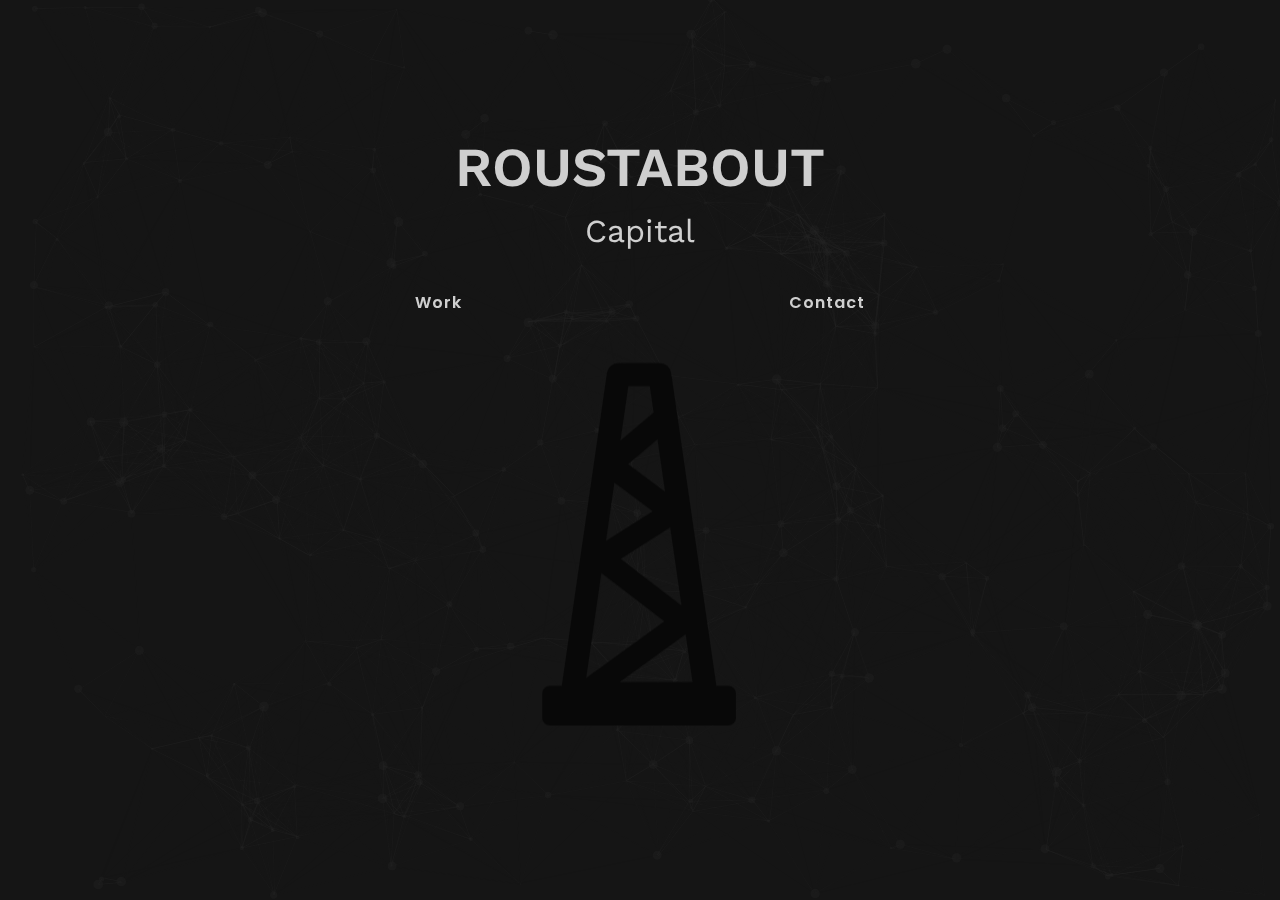
<file: index.html>
<!DOCTYPE html>
<!--[if IE 8]><html class="no-js lt-ie9" lang="en"> <![endif]-->
<!--[if gt IE 8]>
<!--><html class="no-js" lang="en"><!--<![endif]-->
<head>

	<!-- Basic Page Needs      file:///Users/Elliott/Desktop/newSite/itali43Github/index.html <div>Icons made by <a href="http://www.freepik.com" title="Freepik">Freepik</a> from <a href="https://www.flaticon.com/" title="Flaticon">www.flaticon.com</a> is licensed by <a href="http://creativecommons.org/licenses/by/3.0/" title="Creative Commons BY 3.0" target="_blank">CC 3.0 BY</a></div>
	================================================== -->
	<meta charset="utf-8">
	<title>Roustabout</title>
	<meta name="description"  content="an unskilled or casual laborer. a laborer on an oil rig. a dock laborer or deckhand." />
	<meta name="author" content="Roustabout">
	<meta name="keywords"  content="roustabout, website, design, html5, css3, jquery, creative, clean, animated, portfolio, blog, one-page, multi-page, corporate, business," />
	<meta property="og:title" content="Roustabout Capital" />
	<meta property="og:type" content="website" />
	<meta property="og:url" content="" />
	<meta property="og:image" content="" />
	<meta property="og:image:width" content="470" />
	<meta property="og:image:height" content="246" />
	<meta property="og:site_name" content="" />
	<meta property="og:description" content="Professional Software Consulting" />
	<meta name="twitter:card" content="summary_large_image" />
	<meta name="twitter:site" content="https://twitter.com/notnotElliott" />
	<meta name="twitter:domain" content="http://tothemoon.consulting" />
	<meta name="twitter:title" content="" />
	<meta name="twitter:description" content="Personal Twitter" />
	<meta name="twitter:image" content="http://tothemoon.consulting" />

	<!-- Mobile Specific Metas
	================================================== -->
	<meta name="viewport" content="width=device-width, initial-scale=1, maximum-scale=1">
	<meta name="theme-color" content="#212121"/>
    <meta name="msapplication-navbutton-color" content="#212121"/>
    <meta name="apple-mobile-web-app-status-bar-style" content="#212121"/>

	<!-- Web Fonts
	================================================== -->
	<link href="https://fonts.googleapis.com/css?family=Work+Sans:100,200,300,400,500,600,700,800,900" rel="stylesheet"/>
	<link href="https://fonts.googleapis.com/css?family=Poppins:100,100i,200,200i,300,300i,400,400i,500,500i,600,600i,700,700i,800,800i,900,900i" rel="stylesheet"/>
	<link href="https://fonts.googleapis.com/css?family=Crimson+Text:400,400i,600,600i,700,700i" rel="stylesheet"/>

	<!-- CSS
	================================================== -->
	<link rel="stylesheet" href="css/bootstrap.min.css"/>
	<link rel="stylesheet" href="css/font-awesome.min.css"/>
	<link rel="stylesheet" href="css/owl.carousel.css"/>
	<link rel="stylesheet" href="css/owl.transitions.css"/>
	<link rel="stylesheet" href="css/style.css"/>
	<link rel="stylesheet" href="css/colors/color.css"/>

	<!-- Favicons
	================================================== -->
	<link rel="icon" type="image/png" href="roustFav.png">
	<link rel="apple-touch-icon" href="roustFav57.png">
	<link rel="apple-touch-icon" sizes="72x72" href="roustFav72.png">
	<link rel="apple-touch-icon" sizes="114x114" href="roustFav57114.png">


</head>
<body bgcolor="#1a1a1a">
<background>
	<div class="loader roust">
		<svg version="1.1" id="Layer_1" xmlns="http://www.w3.org/2000/svg" xmlns:xlink="http://www.w3.org/1999/xlink" x="0px" y="0px"
		 width="24px" height="30px" viewBox="0 0 24 30" style="enable-background:new 0 0 50 50;" xml:space="preserve">
			<rect x="0" y="0" width="4" height="10" fill="#333">
				<animateTransform attributeType="xml"
				attributeName="transform" type="translate"
				values="0 0; 0 20; 0 0"
				begin="0" dur="0.6s" repeatCount="indefinite" />
			</rect>
			<rect x="10" y="0" width="4" height="10" fill="#333">
				<animateTransform attributeType="xml"
				attributeName="transform" type="translate"
				values="0 0; 0 20; 0 0"
				begin="0.2s" dur="0.6s" repeatCount="indefinite" />
			</rect>
			<rect x="20" y="0" width="4" height="10" fill="#333">
				<animateTransform attributeType="xml"
				attributeName="transform" type="translate"
				values="0 0; 0 20; 0 0"
				begin="0.4s" dur="0.6s" repeatCount="indefinite" />
			</rect>
		</svg>
	</div>





	<!-- Primary Page Layout
	================================================== -->

	<div class="section full-height height-auto-lg hide-over background-roust"> <!-- background-dark-blue-3-->
		<div class="hero-center-wrap relative-on-lg">
			<div class="container">
				<!-- <div class="row"> -->
					<div class=" text-center text-lg-center  align-self-center z-bigger">
						<h2 class="text-white">ROUSTABOUT</h2>
						<h3 class="mt-3 mb-4 pb-3 font-weight-normal text-white">Capital</h3>
            <div class="container i-am-centered">
              <div class="row i-am-just">
                <p><a class=" text-white i-can-fly" href="https://github.com/roustaboutcapital">
									<span class="i-can-span">Work</span></a></p>
									<p><a class=" text-white i-can-fly" href="mailto:hello@roustabout.capital">
										<span class="i-can-span">Contact</span></a></p>


              </div>
            </div>

            <!-- <ul class="roustMenu navbar">
              <li class="nav-item navbar">
                <a class="mt-3 mb-4 pb-3 font-weight-normal text-white" href="https://github.com/roustaboutcapital" data-ps2id-offset="120">Work</a>
              </li>
              <li class="nav-item navbar roustLink">
                <a class="roustLink mt-3 mb-4 pb-3 font-weight-normal text-white" href="mailto:hello@roustabout.capital" data-ps2id-offset="120">Contact</a>
              </li>
          </ul> -->
            <img src="img/roustV1.png" alt="">


						<!-- Button under title -->
						<!-- <a class="btn btn-primary js-tilt" href="#app" data-gal="m_PageScroll2id"
            data-ps2id-offset="68" role="button" data-tilt-perspective="300"
            data-tilt-speed="700" data-tilt-max="24"><span>Download App</span></a> -->

					</div>

			</div>
		</div>
		<!-- <div class="ocean roust">
			<div class="wave"></div>
			<div class="wave"></div>
		</div> -->
		<div id="particles-js" class="section full-height "></div>

      	<!-- Nav and Logo
      	================================================== -->


      	<!-- <div id="menu-wrap" class="menu-back cbp-af-header dark ">
      			<div class="row ">
      				<div class="col-12 ">
                <nav class="navbar navbar-toggler navbar-light bg-light mx-lg-0">
                    <ul class="navbar-nav ">
                      <li class="nav-item">
                        <a class="nav-link" href="https://github.com/roustaboutcapital" data-ps2id-offset="120">Work</a>
                      </li>
                      <li class="nav-item">
                        <a class="nav-link" href="mailto:hello@roustabout.capital" data-ps2id-offset="120">Contact</a>
                      </li>
                    </ul>
                </nav>
      				</div>
      			</div>
      	</div> -->
	</div>



			</div>
		</div>
	</div>
</div>
</div>





	<!-- JAVASCRIPT
    ================================================== -->
	<script src="js/jquery-3.2.1.min.js"></script>
	<script src="js/popper.min.js"></script>
	<script src="js/bootstrap.min.js"></script>
	<script src="js/plugins.js"></script>
	<script src="js/chart-custom.js"></script>
	<script src="js/particles-roust.js"></script>
	<script src="js/custom.js"></script>

<!-- End Document
================================================== -->
</body>
</html>
</file>
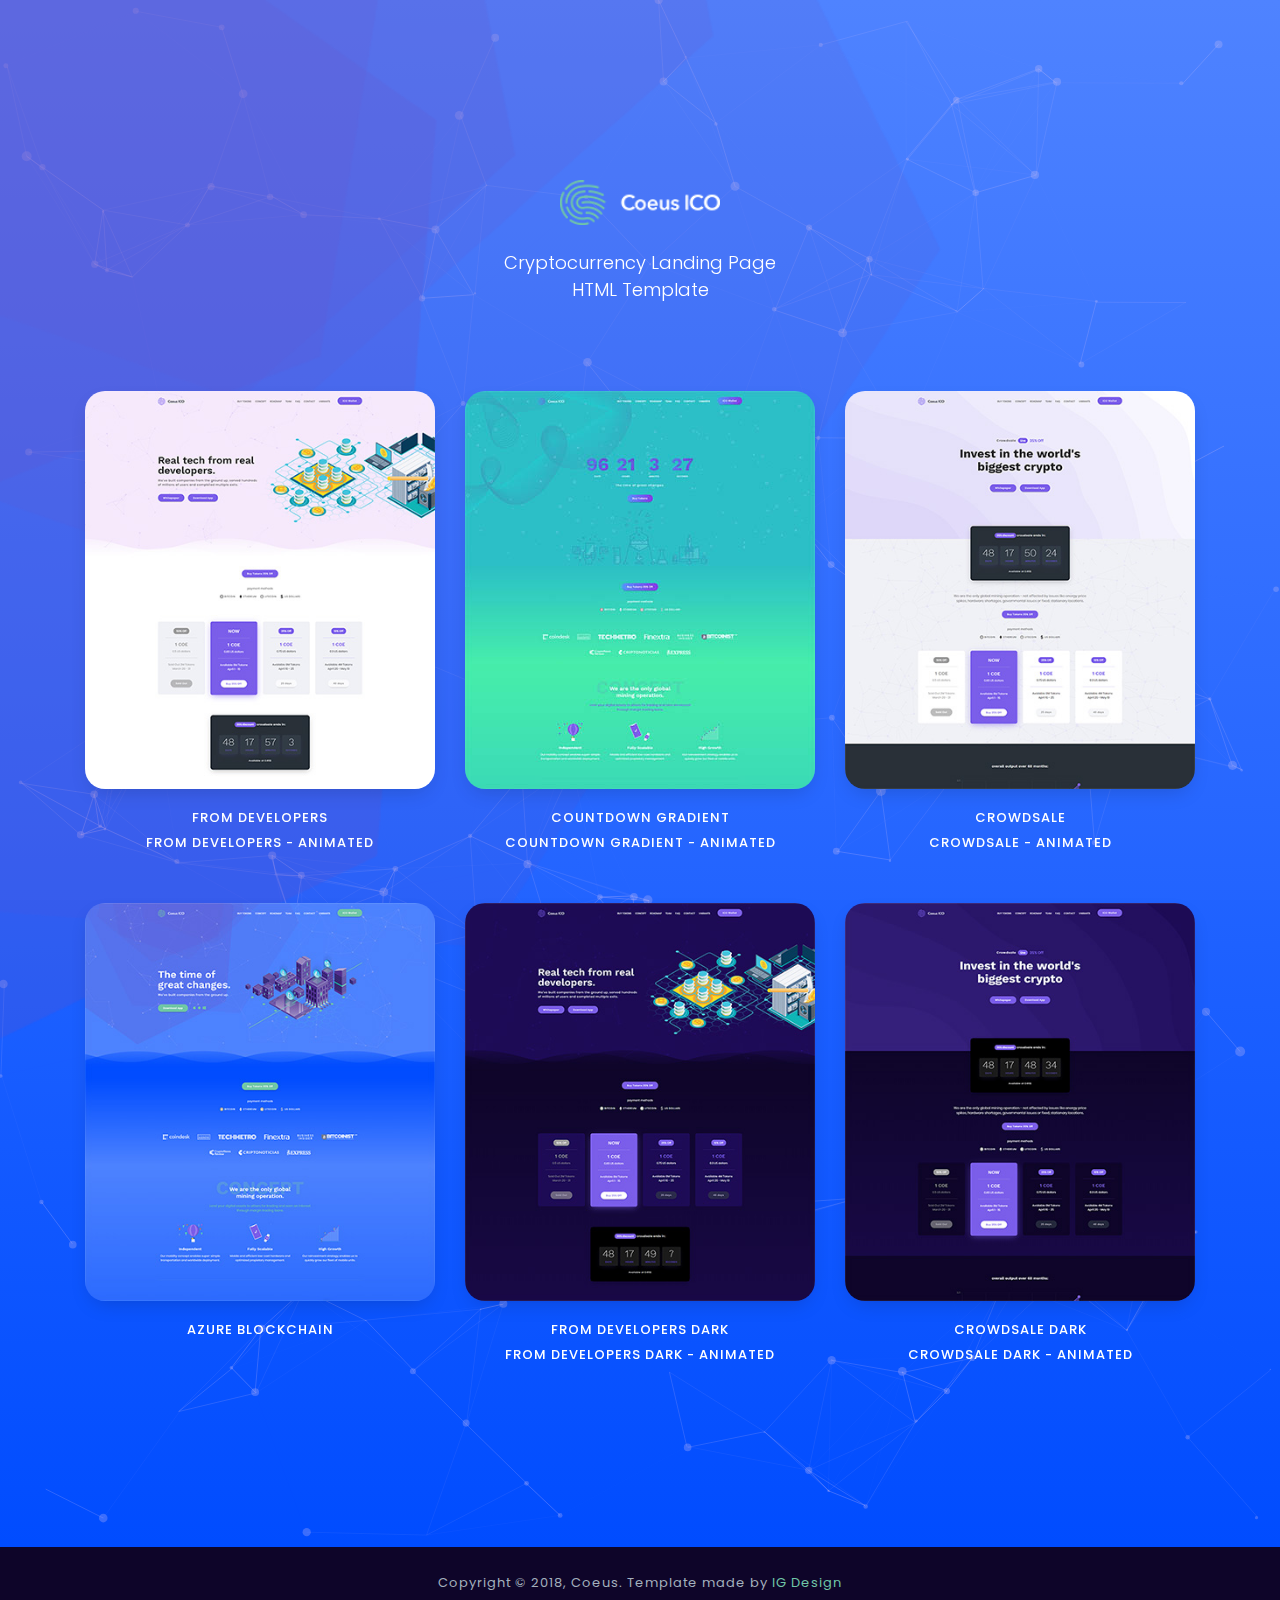
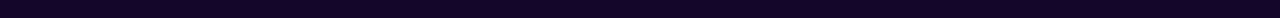
<file: demo.html>
﻿<!DOCTYPE html>
<!--[if IE 8]><html class="no-js lt-ie9" lang="en"> <![endif]-->
<!--[if gt IE 8]>
<!--><html class="no-js" lang="en"><!--<![endif]-->
<head>

	<!-- Basic Page Needs
	================================================== -->
	<meta charset="utf-8">
	<title>Coeus</title>
	<meta name="description"  content="Creative Template" />
	<meta name="author" content="IG Design">
	<meta name="keywords"  content="ig design, website, design, html5, css3, jquery, creative, clean, animated, portfolio, blog, one-page, multi-page, corporate, business," />
	<meta property="og:title" content="Creative Template" />
	<meta property="og:type" content="website" />
	<meta property="og:url" content="" />
	<meta property="og:image" content="" />
	<meta property="og:image:width" content="470" />
	<meta property="og:image:height" content="246" />
	<meta property="og:site_name" content="" />
	<meta property="og:description" content="Professional Creative Template" />
	<meta name="twitter:card" content="summary_large_image" />
	<meta name="twitter:site" content="https://twitter.com/IvanGrozdic" />
	<meta name="twitter:domain" content="http://ivang-design.com/" />
	<meta name="twitter:title" content="" />
	<meta name="twitter:description" content="Professional Creative Template" />
	<meta name="twitter:image" content="http://ivang-design.com/" />

	<!-- Mobile Specific Metas
	================================================== -->
	<meta name="viewport" content="width=device-width, initial-scale=1, maximum-scale=1">
	<meta name="theme-color" content="#212121"/>
    <meta name="msapplication-navbutton-color" content="#212121"/>
    <meta name="apple-mobile-web-app-status-bar-style" content="#212121"/>

	<!-- Web Fonts 
	================================================== -->
	<link href="https://fonts.googleapis.com/css?family=Work+Sans:100,200,300,400,500,600,700,800,900" rel="stylesheet"/>
	<link href="https://fonts.googleapis.com/css?family=Poppins:100,100i,200,200i,300,300i,400,400i,500,500i,600,600i,700,700i,800,800i,900,900i" rel="stylesheet"/>
	<link href="https://fonts.googleapis.com/css?family=Crimson+Text:400,400i,600,600i,700,700i" rel="stylesheet"/>	
	
	<!-- CSS
	================================================== -->
	<link rel="stylesheet" href="css/bootstrap.min.css"/>
	<link rel="stylesheet" href="css/font-awesome.min.css"/>
	<link rel="stylesheet" href="css/owl.carousel.css"/>
	<link rel="stylesheet" href="css/owl.transitions.css"/>
	<link rel="stylesheet" href="css/style.css"/>
	<link rel="stylesheet" href="css/colors/color-green.css"/>
			
	<!-- Favicons
	================================================== -->
	<link rel="icon" type="image/png" href="favicon.png">
	<link rel="apple-touch-icon" href="apple-touch-icon.png">
	<link rel="apple-touch-icon" sizes="72x72" href="apple-touch-icon-72x72.png">
	<link rel="apple-touch-icon" sizes="114x114" href="apple-touch-icon-114x114.png">
	
	
</head>
<body>	

	<div class="loader green">
		<svg version="1.1" id="Layer_1" xmlns="http://www.w3.org/2000/svg" xmlns:xlink="http://www.w3.org/1999/xlink" x="0px" y="0px"
		 width="24px" height="30px" viewBox="0 0 24 30" style="enable-background:new 0 0 50 50;" xml:space="preserve">
			<rect x="0" y="0" width="4" height="10" fill="#333">
				<animateTransform attributeType="xml"
				attributeName="transform" type="translate"
				values="0 0; 0 20; 0 0"
				begin="0" dur="0.6s" repeatCount="indefinite" />
			</rect>
			<rect x="10" y="0" width="4" height="10" fill="#333">
				<animateTransform attributeType="xml"
				attributeName="transform" type="translate"
				values="0 0; 0 20; 0 0"
				begin="0.2s" dur="0.6s" repeatCount="indefinite" />
			</rect>
			<rect x="20" y="0" width="4" height="10" fill="#333">
				<animateTransform attributeType="xml"
				attributeName="transform" type="translate"
				values="0 0; 0 20; 0 0"
				begin="0.4s" dur="0.6s" repeatCount="indefinite" />
			</rect>
		</svg>	
	</div>
	
	<!-- Primary Page Layout
	================================================== -->

	<div class="section hide-over background-gradient-light-re">
		<div class="section padding-top-big-hero padding-bottom-big-hero background-image-cover z-bigger-demo" style="background-image: url('img/background.png');">
			<div class="container pb-5">
				<div class="row">
					<div class="col-12 text-center">
						<div class="logo-demo">
							<img src="img/logo-light-2.png" alt="">
							<p class="lead text-center text-white pt-4">Cryptocurrency Landing Page<br>HTML Template</p>
						</div>
					</div>
				</div>
			</div>
			<div class="container pt-4 demo">
				<div class="row justify-content-center">
					<div class="col-md-4">
						<div class="img-wrap rounded mb-3">
							<a href="index.html" target="_blank"><img src="img/demo/1.jpg" alt=""></a>
						</div>
						<a href="index.html" target="_blank">From developers</a>
						<a href="pstrade.html" target="_blank">From developers - animated</a>
					</div>
					<div class="col-md-4 mt-5 mt-md-0">
						<div class="img-wrap rounded mb-3">
							<a href="index-10.html" target="_blank"><img src="img/demo/6.jpg" alt=""></a>
						</div>
						<a href="panickRoom.html" target="_blank">Countdown gradient</a>
						<a href="index-10.html" target="_blank">Countdown gradient - animated</a>
					</div>
					<div class="col-md-4 mt-5 mt-md-0">
						<div class="img-wrap rounded mb-3">
							<a href="index-2.html" target="_blank"><img src="img/demo/2.jpg" alt=""></a>
						</div>
						<a href="index-2.html" target="_blank">Crowdsale</a>
						<a href="index-6.html" target="_blank">Crowdsale - animated</a>
					</div>
					<div class="col-md-4 mt-5">
						<div class="img-wrap rounded mb-3">
							<a href="index-9.html" target="_blank"><img src="img/demo/3.jpg" alt=""></a>
						</div>
						<a href="index-9.html" target="_blank">Azure blockchain</a>
					</div>
					<div class="col-md-4 mt-5">
						<div class="img-wrap rounded mb-3">
							<a href="index-3.html" target="_blank"><img src="img/demo/4.jpg" alt=""></a>
						</div>
						<a href="index-3.html" target="_blank">From developers dark</a>
						<a href="index-7.html" target="_blank">From developers dark - animated</a>
					</div>
					<div class="col-md-4 mt-5">
						<div class="img-wrap rounded mb-3">
							<a href="index-4.html" target="_blank"><img src="img/demo/5.jpg" alt=""></a>
						</div>
						<a href="index-4.html" target="_blank">Crowdsale dark</a>
						<a href="index-8.html" target="_blank">Crowdsale dark - animated</a>
					</div>
				</div>
			</div>
		</div>
		<div id="particles-js"></div>
	</div>
	
	
	<div class="section py-4 background-dark-blue-2">
		<div class="container">
			<div class="row">
				<div class="col-lg-12 footer text-center">
					<p>Copyright © 2018, Coeus. Template made by <a href="https://themeforest.net/user/ig_design/portfolio?ref=IG_design">IG Design</a></p>
				</div>
			</div>
		</div>
	</div>


	
	<!-- JAVASCRIPT
    ================================================== -->
	<script src="js/jquery-3.2.1.min.js"></script>
	<script src="js/popper.min.js"></script> 
	<script src="js/bootstrap.min.js"></script>
	<script src="js/plugins.js"></script> 
	<script src="js/particles.js"></script> 
	<script src="js/custom-azure.js"></script>  
	
<!-- End Document
================================================== -->
</body>
</html>
</file>
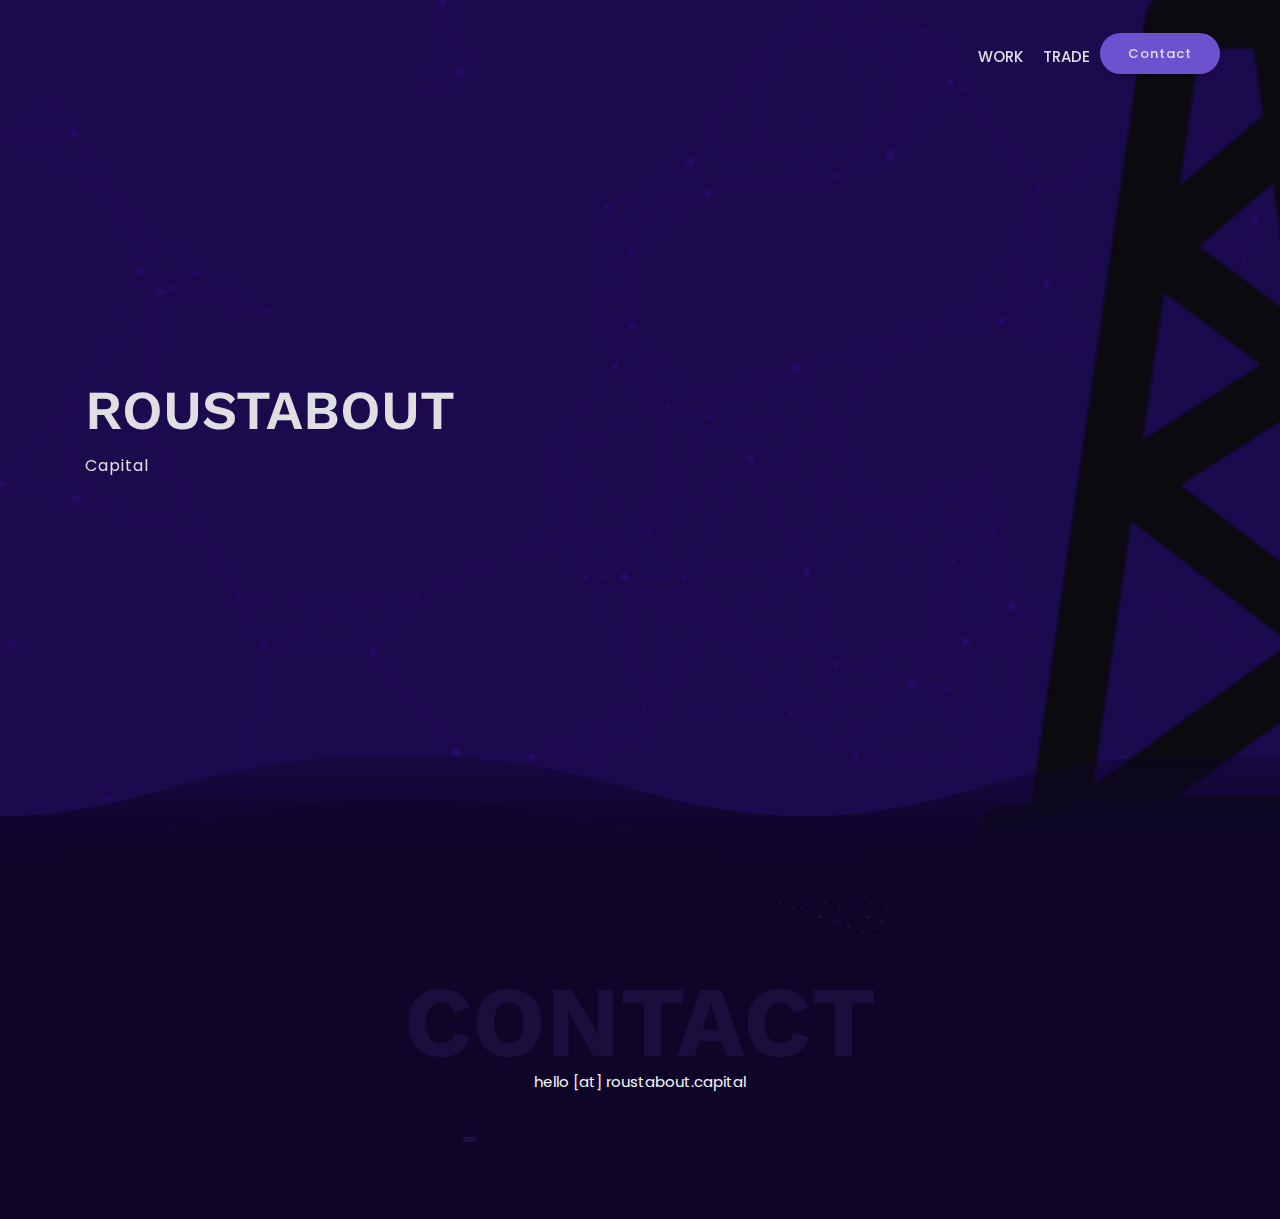
<file: index-alt.html>
<!DOCTYPE html>
<!--[if IE 8]><html class="no-js lt-ie9" lang="en"> <![endif]-->
<!--[if gt IE 8]>
<!--><html class="no-js" lang="en"><!--<![endif]-->
<head>

	<!-- Basic Page Needs      file:///Users/Elliott/Desktop/newSite/itali43Github/index.html <div>Icons made by <a href="http://www.freepik.com" title="Freepik">Freepik</a> from <a href="https://www.flaticon.com/" title="Flaticon">www.flaticon.com</a> is licensed by <a href="http://creativecommons.org/licenses/by/3.0/" title="Creative Commons BY 3.0" target="_blank">CC 3.0 BY</a></div>
	================================================== -->
	<meta charset="utf-8">
	<title>Roustabout Capital</title>
	<meta name="description"  content="an unskilled or casual laborer. a laborer on an oil rig. a dock laborer or deckhand." />
	<meta name="author" content="Roustabout">
	<meta name="keywords"  content="roustabout, website, design, html5, css3, jquery, creative, clean, animated, portfolio, blog, one-page, multi-page, corporate, business," />
	<meta property="og:title" content="Roustabout Capital" />
	<meta property="og:type" content="website" />
	<meta property="og:url" content="" />
	<meta property="og:image" content="" />
	<meta property="og:image:width" content="470" />
	<meta property="og:image:height" content="246" />
	<meta property="og:site_name" content="" />
	<meta property="og:description" content="Professional Software Consulting" />
	<meta name="twitter:card" content="summary_large_image" />
	<meta name="twitter:site" content="https://twitter.com/notnotElliott" />
	<meta name="twitter:domain" content="http://tothemoon.consulting" />
	<meta name="twitter:title" content="" />
	<meta name="twitter:description" content="Personal Twitter" />
	<meta name="twitter:image" content="http://tothemoon.consulting" />

	<!-- Mobile Specific Metas
	================================================== -->
	<meta name="viewport" content="width=device-width, initial-scale=1, maximum-scale=1">
	<meta name="theme-color" content="#212121"/>
    <meta name="msapplication-navbutton-color" content="#212121"/>
    <meta name="apple-mobile-web-app-status-bar-style" content="#212121"/>

	<!-- Web Fonts
	================================================== -->
	<link href="https://fonts.googleapis.com/css?family=Work+Sans:100,200,300,400,500,600,700,800,900" rel="stylesheet"/>
	<link href="https://fonts.googleapis.com/css?family=Poppins:100,100i,200,200i,300,300i,400,400i,500,500i,600,600i,700,700i,800,800i,900,900i" rel="stylesheet"/>
	<link href="https://fonts.googleapis.com/css?family=Crimson+Text:400,400i,600,600i,700,700i" rel="stylesheet"/>

	<!-- CSS
	================================================== -->
	<link rel="stylesheet" href="css/bootstrap.min.css"/>
	<link rel="stylesheet" href="css/font-awesome.min.css"/>
	<link rel="stylesheet" href="css/owl.carousel.css"/>
	<link rel="stylesheet" href="css/owl.transitions.css"/>
	<link rel="stylesheet" href="css/style.css"/>
	<link rel="stylesheet" href="css/colors/color.css"/>

	<!-- Favicons
	================================================== -->
	<link rel="icon" type="image/png" href="rocketFavIcon.png">
	<link rel="apple-touch-icon" href="rocket-touch.png">
	<link rel="apple-touch-icon" sizes="72x72" href="rocket-touch72.png">
	<link rel="apple-touch-icon" sizes="114x114" href="rocket-touch114.png">
	<link rel="icon" type="image/png" href="roustFav.png">
	<link rel="apple-touch-icon" href="roustFav57.png">
	<link rel="apple-touch-icon" sizes="72x72" href="roustFav72.png">
	<link rel="apple-touch-icon" sizes="114x114" href="roustFav57114.png">


</head>
<body>

	<div class="loader dark">
		<svg version="1.1" id="Layer_1" xmlns="http://www.w3.org/2000/svg" xmlns:xlink="http://www.w3.org/1999/xlink" x="0px" y="0px"
		 width="24px" height="30px" viewBox="0 0 24 30" style="enable-background:new 0 0 50 50;" xml:space="preserve">
			<rect x="0" y="0" width="4" height="10" fill="#333">
				<animateTransform attributeType="xml"
				attributeName="transform" type="translate"
				values="0 0; 0 20; 0 0"
				begin="0" dur="0.6s" repeatCount="indefinite" />
			</rect>
			<rect x="10" y="0" width="4" height="10" fill="#333">
				<animateTransform attributeType="xml"
				attributeName="transform" type="translate"
				values="0 0; 0 20; 0 0"
				begin="0.2s" dur="0.6s" repeatCount="indefinite" />
			</rect>
			<rect x="20" y="0" width="4" height="10" fill="#333">
				<animateTransform attributeType="xml"
				attributeName="transform" type="translate"
				values="0 0; 0 20; 0 0"
				begin="0.4s" dur="0.6s" repeatCount="indefinite" />
			</rect>
		</svg>
	</div>



	<!-- Nav and Logo
	================================================== -->

	<div id="menu-wrap" class="menu-back cbp-af-header dark">
		<div class="container">
			<div class="row">
				<div class="col-12">
					<nav class="navbar navbar-expand-lg navbar-light bg-light mx-lg-0">
						<!-- <a class="navbar-brand" href="index.html"><img src="img/roustBKGDV1SMALL.png" alt=""></a> -->
						<button class="navbar-toggler" type="button" data-toggle="collapse" data-target="#navbarSupportedContent" aria-controls="navbarSupportedContent" aria-expanded="false" aria-label="Toggle navigation">
							<span class="navbar-toggler-icon">
								<span class="menu-icon__line menu-icon__line-left"></span>
								<span class="menu-icon__line"></span>
								<span class="menu-icon__line menu-icon__line-right"></span>
							</span>
						</button>

						<div class="collapse navbar-collapse" id="navbarSupportedContent">
							<ul class="navbar-nav ml-auto">
								<li class="nav-item">
									<a class="nav-link" href="https://github.com/roustaboutcapital" data-ps2id-offset="120">Work</a>
								</li>
								<li class="nav-item">
									<a class="nav-link" href="roustabout.html">Trade</a>
								</li>
								<!-- <li class="nav-item">
									<a class="nav-link" href="#about">About</a>
								</li> -->
								<!-- <li class="nav-item">
									<a class="nav-link" href="#faq">FAQ</a>
								</li> -->

								<!-- <li class="nav-item">
									<a class="nav-link no-line" href="#">Select Applications</a>
									<ul class="background-dark-blue-2 sub-shadow">
										<li><a href="https://itunes.apple.com/us/app/purple-swan/id1237567657?mt=8">Purple Swan</a></li>
										<li><a href="https://github.com/itali43/PSTrading/blob/master/README.md">The Story of PSTrade</a></li>
										<li><a href="https://itunes.apple.com/us/app/stegasaurus/id1383351187?mt=8">Stegasaurus</a></li>
										<li><a href="panickRoom.html">Panick!</a></li>
										<li><a href="https://itunes.apple.com/us/app/vessel-app/id1323809767?mt=8">Vessel</a></li>
										<li><a href="http://pactumcapital.com">Pactum Capital Website</a></li>
									</ul>
								</li> -->

								<li class="nav-item mt-2">
									<a class="btn btn-primary js-tilt" href="mailto:hello@roustabout.capital" role="button" data-tilt-perspective="300" data-tilt-speed="700" data-tilt-max="24"><span>Contact</span></a>
								</li>
							</ul>
						</div>
					</nav>
				</div>
			</div>
		</div>
	</div>


	<!-- Primary Page Layout
	================================================== -->

	<div class="section full-height height-auto-lg hide-over background-dark-blue-3">
		<div class="hero-center-wrap relative-on-lg">
			<div class="container">
				<div class="row">
					<div class="col-lg-6 text-center text-lg-left parallax-fade-top align-self-center z-bigger">
						<h2 class="text-white">ROUSTABOUT</h2>
						<p class="mt-3 mb-4 pb-3 font-weight-normal text-white">Capital</p>
						<!-- Button under title
						<a class="btn btn-primary js-tilt" href="#app" data-gal="m_PageScroll2id" data-ps2id-offset="68" role="button" data-tilt-perspective="300" data-tilt-speed="700" data-tilt-max="24"><span>Download App</span></a>
						================================================== -->

					</div>
					<div class="col-lg-6 mt-5 mt-lg-0">
						<div class="img-wrap header-img">
							<img src="img/roustV1.png" alt="">
						</div>
					</div>
				</div>
			</div>
		</div>
		<div class="ocean dark">
			<div class="wave"></div>
			<div class="wave"></div>
		</div>
		<div id="particles-js" class="min-height"></div>
	</div>

	<!-- <div class="section z-bigger background-gradient-dark">
		<div class="section padding-bottom-big" id="featured">
		<div class="section">
			<div class="container">
				<div class="row">

					<div class="col-md-12">
						<div class="title-wrap text-center">
							<h3 class="text-white"><br><br><b>Featured:</b> <br>Panick Room</h3>
							<p class="color-pr">~</p>
							<div class="title-wrap text-center">

							<p class="mb-4 mb-lg-5 text-white"> Bet on your ability to respond to notifications.
								<br>
								It pays to pay attention!
							</p>
</div>
						</div>
					</div>

				</div>
			</div>


		</div>
		<div class="section padding-top-big-featured">
				<div class="row">
					<div class="col-12 col-lg-6 offset-lg-3 text-center">
						<img src="img/PanickIconSMALL.png" alt="image"/><br><br>
						<a class="btn btn-primary mx-0 js-tilt" href="panickRoom.html" role="button" data-tilt-perspective="300" data-tilt-speed="700" data-tilt-max="24"><span>Show Me What's Coming</span></a>

					</div>
				</div>
		</div>
		</div>

	</div> -->

		<!-- <div class="section padding-top-bottom-big background-gradient-dark-re" id="work">
			<div class="container">
				<div class="row">
					<div class="col-md-12">
						<div class="title-wrap text-center">
							<div class="back-title">ios</div>
							<h3 class="text-white"><br>Independent and Contract</h3>
							<p class="color-pr">~</p>
						</div>
					</div>
				</div>
			</div>
			<div class="container">
				<div class="row">
					<div class="col-md-6 align-self-center">
						<h4 class="text-white">Full Service Mobile Consulting</h4>
						<p class="lead text-grey">We offer an end-to-end solution for mobile application development
							for the iOS + watchOS ecosystems. If your team is looking for a mobile software solution,
							we will work closely with you to build it.
</p>

						<br>
						<a class="btn btn-primary mx-0 js-tilt" href="https://itunes.apple.com/us/developer/elliott-williams/id1089862715" role="button" data-tilt-perspective="300" data-tilt-speed="700" data-tilt-max="24"><span>iOS Developer Account</span></a>
					</div>
					<div class="col-md-6 order-first order-md-last mb-4 mb-md-0">
						<div class="img-wrap">
							<img src="img/doubleAppView.png" alt="">
						</div>
					</div>
				</div>
			</div>
		</div>


				<div class="section padding-top-bottom-big background-gradient-dark" id="security">
					<div class="container">
						<div class="row">
							<div class="col-md-12">
								<div class="title-wrap text-center">
									<div class="back-title">🔑Security🔑</div>
									<h3 class="text-white"><br>For Storing and Using Cryptocurrency</h3>
									<p class="color-pr">~</p>
								</div>
							</div>
						</div>
					</div>
					<div class="container">
						<div class="row">
							<div class="col-md-6 align-self-center">
								<h4 class="text-white">The Internet is an Open Place</h4>
								<p class="lead text-grey">Don't keep large sums of currency on it.
									<br><br>
									We collaborate with  to build custom storage solutions.
									We use the most up-to-date best practices, our knowledge of crypto spanning back to 2011, and consider all client needs individually.
									<br><br>
									If you are a Crypto Fund, Industry Player or Personal HODLer and need a more secure and bespoke solution:
								</p>
								<br>
								<a class="btn btn-primary mx-0 js-tilt" href="#contact" role="button" data-tilt-perspective="300" data-tilt-speed="700" data-tilt-max="24"><span>Let's Get On A Call</span></a>

							</div>
							<div class="col-md-6 order-first order-md-last mb-4 mb-md-0">
								<div class="img-wrap">
									<img src="img/BTCLock.png" alt="">
								</div>
							</div>
						</div>
					</div>
				</div>

 -->
<!--
						<div class="section padding-top-bottom-big background-gradient-dark-re" id="solidity">
							<div class="container">
								<div class="row">
									<div class="col-md-12">
										<div class="title-wrap text-center">
											<div class="back-title">Solidity</div>
											<h3 class="text-white"><br>Smart Contracts</h3>
											<p class="color-pr">~</p>
										</div>
									</div>
								</div>
							</div>
							<div class="container">
								<div class="row">
									<div class="col-md-6 align-self-center">
										<h4 class="text-white">Attention. To. Detail.</h4>
										<p class="lead text-grey">
											Smart Contracts are only as clever and cautious as their creators.
											Design with care, consider incentives and bad actors.
											<br><br>
											Because in crypto, best intentions matter for very little.
											<br><br>
										</p>
									</div>
									<div class="col-md-6 order-first order-md-last mb-4 mb-md-0">
										<div class="img-wrap">
											<img src="img/home-il.svg" alt="">
											<br>
											<center><a class="text-white"><sub>We are currently working in both solidity and bitcoin script</sub><a></center>
										</div>
									</div>
								</div>
							</div>
						</div> -->

		<!-- concept section
	<div class="section padding-top-bottom-big background-gradient-dark-re" id="concept">
		<div class="container">
			<div class="row">
				<div class="col-md-12">
					<div class="title-wrap text-center">
						<div class="back-title">concept</div>
						<h3 class="text-white">We are the only global<br>mining operation.</h3>
						<p class="color-pr">Lend your digital assets to others for trading and earn an interest through margin trading loans.</p>
					</div>
				</div>
				<div class="col-md-4">
					<div class="concept-box">
						<img class="mb-4" src="img/con-1.svg" alt="">
						<h5 class="text-white">Independent</h5>
						<p class="text-grey">Our mobility concept enables super-simple transportation and worldwide deployment.</p>
					</div>
				</div>
				<div class="col-md-4 mt-4 mt-md-0">
					<div class="concept-box">
						<img class="mb-4" src="img/con-2.svg" alt="">
						<h5 class="text-white">Fully Scalable</h5>
						<p class="text-grey">Mobile and efficient low-cost hardware and optimized propietary management.</p>
					</div>
				</div>
				<div class="col-md-4 mt-4 mt-md-0">
					<div class="concept-box">
						<img class="mb-4" src="img/con-3.svg" alt="">
						<h5 class="text-white">High Growth</h5>
						<p class="text-grey">Our reinvestment strategy enables us to quickly grow our fleet of mobile units.</p>
					</div>
				</div>
				<div class="col-md-12 padding-top-bottom">
					<div class="line-sep"></div>
				</div>
			</div>
		</div>
		<div class="container">
			<div class="row">
				<div class="col-md-6 align-self-center">
					<h4 class="text-white">Creating a win-win<br>for everyone</h4>
					<p class="lead text-grey">An exciting business opportunity should come with equally exciting rewards.</p>
					<p class="text-grey">Early adopters can earn up to a 200% bonus based on the final token value should we reach our 100 mil tokens hardcap during our planned token sale event.</p>
					<a class="btn btn-primary mt-4 mx-0 js-tilt" href="#roadmap" data-gal="m_PageScroll2id" data-ps2id-offset="68" role="button" data-tilt-perspective="300" data-tilt-speed="700" data-tilt-max="24"><span>Roadmap</span></a>
				</div>
				<div class="col-md-5 offset-md-1 order-first order-md-last mb-4 mb-md-0">
					<div class="img-wrap">
						<img src="img/1.svg" alt="">
					</div>
				</div>
			</div>
		</div>
		<div class="container">
			<div class="row">
				<div class="col-md-12 my-5"></div>
			</div>
		</div>
		<div class="container">
			<div class="row">
				<div class="col-md-5 mb-4 mb-md-0">
					<div class="img-wrap">
						<img src="img/2.svg" alt="">
					</div>
				</div>
				<div class="col-md-6 offset-md-1 align-self-center">
					<h4 class="text-white">More than just a price jump</h4>
					<p class="text-grey">The Coeus token sale events are unique as they offer tiered bonuses which include not only an increasing token price but also lifetime discounts, a commitment from us to support our tokens liquidity and future value, as well as access to future pre-pre-Token sale events.</p>
					<a class="btn btn-primary mt-4 mx-0 js-tilt" href="#buy" data-gal="m_PageScroll2id" data-ps2id-offset="120" role="button" data-tilt-perspective="300" data-tilt-speed="700" data-tilt-max="24"><span>Buy Tokens</span></a>
				</div>
			</div>
		</div>
	</div>
-->


	<!--  ROADMAP , has a really cool static background similar to the floaters up top
	<div class="section padding-top-bottom-big" id="roadmap">
		<div class="background-parallax" style="background-image: url('img/parallax-dark.jpg')" data-enllax-ratio=".5" data-enllax-type="background" data-enllax-direction="vertical"></div>
		<div class="container">
			<div class="row">
				<div class="col-md-12">
					<div class="title-wrap text-center">
						<div class="back-title">roadmap</div>
						<h3 class="text-white">Making the most<br>out of unused.</h3>
						<p class="color-pr">The Coeus token sale events are unique as they offer tiered bonuses which include increasing token price and lifetime discounts.</p>
					</div>
				</div>
				<div class="col-md-12">
					<div class="customNavigation">
						<a class="prev-roadmap dark"><i class="fa fa-angle-left"></i></a>
						<a class="next-roadmap dark"><i class="fa fa-angle-right"></i></a>
					</div>
					<div id="owl-roadmap" class="owl-carousel owl-theme">
						<div class="item dark">
							<div class="roadmap-box background-dark-blue-2">
								<p class="mb-4 achieved"><span>Achieved</span></p>
								<h6 class="text-white">Dec 2017.</h6>
								<p class="text-grey">Start of Development</p>
							</div>
						</div>
						<div class="item dark">
							<div class="roadmap-box current-road background-dark-blue-2 roadmap-shadow">
								<p class="mb-4"><span>Current</span></p>
								<h6 class="text-white">Apr 2018.</h6>
								<p class="text-grey">Token Sale Start</p>
							</div>
						</div>
						<div class="item dark">
							<div class="roadmap-box next-road background-dark-blue-2">
								<p class="mb-4 plan"><span>Plan</span></p>
								<h6 class="text-white">May 2018.</h6>
								<p class="text-grey">Blockchain Dev Starts</p>
							</div>
						</div>
						<div class="item dark">
							<div class="roadmap-box next-road background-dark-blue-2">
								<p class="mb-4 plan"><span>Plan</span></p>
								<h6 class="text-white">Oct 2018.</h6>
								<p class="text-grey">Exchange Beta Launch</p>
							</div>
						</div>
						<div class="item dark">
							<div class="roadmap-box next-road background-dark-blue-2">
								<p class="mb-4 plan"><span>Plan</span></p>
								<h6 class="text-white">Jan 2019.</h6>
								<p class="text-grey">Expanded Licensing</p>
							</div>
						</div>
						<div class="item dark">
							<div class="roadmap-box next-road background-dark-blue-2">
								<p class="mb-4 plan"><span>Plan</span></p>
								<h6 class="text-white">Mar 2019.</h6>
								<p class="text-grey">Debit Card Launch</p>
							</div>
						</div>
						<div class="item dark">
							<div class="roadmap-box next-road background-dark-blue-2">
								<p class="mb-4 plan"><span>Plan</span></p>
								<h6 class="text-white">May 2019.</h6>
								<p class="text-grey">Partnership For Future</p>
							</div>
						</div>
					</div>
				</div>
				<div class="col-md-12 padding-top">
					<div class="title-wrap text-center">
						<h5 class="text-white">How it works:</h5>
					</div>
				</div>
				<div class="col-md-8 offset-md-2">
					<div class="video-section video-shadow">
						<figure class="vimeo">
							<a href="https://player.vimeo.com/video/239566739">
								<img src="img/video-light.jpg" alt="image"/>
							</a>
						</figure>
					</div>
				</div>
			</div>
		</div>

	</div> -->
<!-- where app section  used to be-->
<!-- where featured was -->






<!-- FAQ section! -->
	<!-- <div class="section padding-top-bottom-big  background-gradient-dark" id="faq">
		<div class="container">
			<div class="row">
				<div class="col-md-12">
					<div class="title-wrap text-center">
						<div class="back-title">faq</div>
						<h3 class="text-white"><br>Questions and Answers</h3>
						<p class="color-pr">In This Case, One Follows The Other</p>
					</div>
				</div>
			</div>
		</div>
		<div class="container">
			<div class="row">
				<div class="col-md-6 mt-4 mt-md-0">

				<h6 class="text-white">Experience?</h6>
				<p class="text-grey"> We've been in business for 3 years.  Working around professionally cryptocurrency since 2013.  And found Bitcoin at earliest in 2011.
					<br>
					We've worked in physical and net security, business development, solidity, iOS, and even some web development.  We specialized in our service offerings due to finding them most compelling.
				</p>
				<br><br>
				<h6 class="text-white">Project Size?</h6>
				<p class="text-grey">
					We choose our work not on size but on value of project.
				</p>

			</div> -->


				<!-- <div class="col-md-6">
					<div id="accordion" class="accordion-style">
						<div class="card">
							<div class="card-header" id="headingOne">
								<a class="text-white background-dark-blue-2" data-toggle="collapse" data-target="#collapseOne" aria-expanded="true" aria-controls="collapseOne">
									Talk to me about Experience.
								</a>
							</div>

							<div id="collapseOne" class="collapse show" aria-labelledby="headingOne" data-parent="#accordion">
								<div class="card-body">
									<h6 class="text-white">Ok, not quite a question, however..</h6>
									<p class="text-grey"> We've been in business for 3 years.  Working around professionally cryptocurrency since 2013.  And found Bitcoin at earliest in 2011.
										<br>
										We've worked in physical and net security, business development, solidity, iOS, and even some web development.  We specialized in our service offerings due to finding them most compelling.
									</p>
								</div>
							</div>
						</div>

						<div class="card">
							<div class="card-header" id="headingTwo">
								<a class="collapsed text-white background-dark-blue-2" data-toggle="collapse" data-target="#collapseTwo" aria-expanded="false" aria-controls="collapseTwo">
									How Decentralized Can We Get?
								</a>
							</div>
							<div id="collapseTwo" class="collapse" aria-labelledby="headingTwo" data-parent="#accordion">
								<div class="card-body">
									<h6 class="text-white">As Much as You Want, Friend.</h6>
									<p class="text-grey">You can check out <a href="https://github.com/itali43/ShamirsSecretConcept">a solution</a> one of us wrote up on using Shamir's Secrets and decentralized password retrieval. (Don't worry, it's not overly complicated, but very practical-- that's our security philosophy)
										<br> If you think about things fully client side solutions, Local Mobile Chat Rooms and other things that sound like that, we'll get along.  If preference is still for a client-server model, that's both very often more efficacious every mobile dev's bread and butter and we are that too!
									</p>
								</div>
							</div>
						</div>

						<div class="card">
							<div class="card-header" id="headingThree">
								<a class="collapsed text-white background-dark-blue-2" data-toggle="collapse" data-target="#collapseThree" aria-expanded="false" aria-controls="collapseThree">
									Do you know how to solve Ethereum's Scaling Problems?
								</a>
							</div>
							<div id="collapseThree" class="collapse" aria-labelledby="headingThree" data-parent="#accordion">
								<div class="card-body">
									<h6 class="text-white">_No_</h6>
									<p class="text-grey">Though I quite enjoy talking about it.</p>
								</div>
							</div>
						</div>
					</div>
				</div> -->




				<!-- <div class="col-md-6 mt-4 mt-md-0">

				<h6 class="text-white">What does your Process look like?</h6>
				<p class="text-grey">
					We do initial consultations on the phone or via Skype/Hangouts/etc.
					These calls focus on the design, features, structure and intent of the project.
					After this we collaborate towards a product milestone that both parties are excited about.
				</p>
				<br><br>
				<h6 class="text-white">Capabilities?</h6>
				<p class="text-grey">
					We specialized in our service offerings due to finding them most compelling.
				</p>

				<div> -->
				<!-- <div class="col-md-6 mt-4 mt-md-0">
					<div id="accordion-snd" class="accordion-style">
						<div class="card">
							<div class="card-header" id="headingFour">
								<a class="text-white background-dark-blue-2" data-toggle="collapse" data-target="#collapseFour" aria-expanded="true" aria-controls="collapseFour">
									What Kind Of Security Offerings do you Have?
								</a>
							</div>

							<div id="collapseFour" class="collapse show" aria-labelledby="headingFour" data-parent="#accordion-snd">
								<div class="card-body">
									<h6 class="text-white">Physical Security, Mostly.</h6>
									<p class="text-grey">A combination of Paranoia, Military Training + Field Manuals, work around NetSec and half a decade in Bitcoin has made us uniquely suited for finding appropriate bespoke solutions for clients looking for security.
										 <br>Ping us, we probably do it, and if we don't we know who does it best. </p>
								</div>
							</div>
						</div>

						<div class="card">
							<div class="card-header" id="headingFive">
								<a class="collapsed text-white background-dark-blue-2" data-toggle="collapse" data-target="#collapseFive" aria-expanded="false" aria-controls="collapseFive">
									Why "Agrippa" and When Moon?
								</a>
							</div>
							<div id="collapseFive" class="collapse" aria-labelledby="headingFive" data-parent="#accordion-snd">
								<div class="card-body">
									<h6 class="text-white">Not When: Always Moon. Duh.</h6>
									<p class="text-grey">Marcus Vipsanius Agrippa was the Right Hand of Caesar Augustus.
										Much of the latter's military victories and public works were in fact Agrippa's travails.
										When asked, Agrippa would unfailingly say that all credit should go to Augustus.
										We saw a fitting metaphor in our business of building great things to be remembered forever (blockchain == immutable),
										for those we faithfully work for.<br> <center class="text-white">..plus the domain was open</center></p>
								</div>
							</div>
						</div>

						<div class="card">
							<div class="card-header" id="headingSix">
								<a class="collapsed text-white background-dark-blue-2" data-toggle="collapse" data-target="#collapseSix" aria-expanded="false" aria-controls="collapseSix">
									So Why Should I Invest My Time Working With You Guys?
								</a>
							</div>
							<div id="collapseSix" class="collapse" aria-labelledby="headingSix" data-parent="#accordion-snd">
								<div class="card-body">
									<h6 class="text-white">We get the job done.  None of the Typical Contracting Headaches.</h6>
									<p class="text-grey">We make clients happy, no exceptions.  We add our extensive skills where needed, keep strong and
										consistent communication, iterate, stay energetic and motivated and match to your perfect measure of: Speed, Quality and Cost.  You get two of three!
										Faithful service, with a smile.</p>
								</div>
							</div>
						</div>
					</div>
				</div> -->
			</div>
		</div>
	</div>
</div>
</div>




	<div class="section padding-top-bottom-big" id="contact">
		<div class="background-parallax" style="background-image: url('img/parallax-dark-2.jpg')" data-enllax-ratio=".5" data-enllax-type="background" data-enllax-direction="vertical"></div>
		<div class="container">
			<div class="row">
				<div class="col-md-12">
					<div class="title-wrap text-center">
						<div class="back-title">contact</div>
						<!-- <h3 class="text-white"><br>Get In Touch</h3> -->
						<!-- <p class="color-pr">Get in touch.</p> -->
					</div>
				</div>
			</div>
		</div>
		<div class="container">
			<div class="row justify-content-center">
				<div class="col-md-3">
					<div class="contact-det text-center">
						<!-- <img src="img/contact-1.svg" alt=""> -->
						<!-- <h6 class="text-white">Email</h6> -->
						<p class="text-grey">hello [at] roustabout.capital</p>
					</div>
				</div>
				<!-- <div class="col-md-3 mt-4 mt-md-0">
					<div class="contact-det text-center">
						<img src="img/contact-2.svg" alt="">
						<h6 class="text-white">Email</h6>
						<p class="text-grey">elliott@agrippa.tech</p>
					</div>
				</div> -->
				<!-- <div class="col-md-3 mt-4 mt-md-0">
					<div class="contact-det text-center">
						<img src="img/contact-3.svg" alt="">
						<h6 class="text-white">Address</h6>
						<p class="text-grey">1890 Bryant St <br>San Francisco</p>
					</div>
				</div> -->
			</div>
			<!-- <form id="contact-form" class="mt-5" method="post" action="contact.php" role="form">
				<div class="row justify-content-center">
					<div class="col-md-8">
						<div class="messages text-center"></div>
					</div>
				</div>
				<div class="controls">
					<div class="row justify-content-center">
						<div class="col-md-4">
							<div class="form-group text-center">
								<input id="form_name" type="text" name="name" class="form-control text-center" placeholder="Enter your first name *" required="required" data-error="First name is required.">
								<div class="help-block with-errors"></div>
							</div>
						</div>
						<div class="col-md-4 mt-3 mt-md-0">
							<div class="form-group text-center">
								<input id="form_lastname" type="text" name="surname" class="form-control text-center" placeholder="Enter your last name *" required="required" data-error="Last name is required.">
								<div class="help-block with-errors"></div>
							</div>
						</div>
					</div>
					<div class="row justify-content-center">
						<div class="col-md-4 mt-3">
							<div class="form-group text-center">
								<input id="form_email" type="email" name="email" class="form-control text-center" placeholder="Enter your email *" required="required" data-error="Valid email is required.">
								<div class="help-block with-errors"></div>
							</div>
						</div>
						<div class="col-md-4 mt-3">
							<div class="form-group text-center">
								<input id="form_phone" type="tel" name="phone" class="form-control text-center" placeholder="Enter your phone">
								<div class="help-block with-errors"></div>
							</div>
						</div>
					</div>
					<div class="row justify-content-center">
						<div class="col-md-8 mt-3">
							<div class="form-group text-center">
								<textarea id="form_message" name="message" class="form-control text-center" placeholder="Your message *" rows="4" required="required" data-error="Please,leave us a message."></textarea>
								<div class="help-block with-errors textarea-error"></div>
							</div>
						</div>
						<div class="col-md-8 mt-3 text-center">
							<input type="submit" class="btn btn-primary btn-send text-center" value="Send message">
						</div>
					</div>
				</div>
			</form> -->
		</div>
	</div>



		<!-- Featured section, should change to Github etc...... also color: #7b5eea-->
			<!-- <div class="section padding-top-big padding-bottom background-dark-blue-2">
				<div class="container">
					<div class="row">
						<div class="col-md-12">
							<div class="title-wrap text-center">
								<h5 class="color-light">Find More Of Our Work:</h5>
							</div>
						</div>
						<div class="col-md-12">
							<ul class="logo-wrap">
								<li><a href="https://github.com/agrippaapps"><img src="img/github_logo.png" alt=""></a></li>
								<li><a href="https://www.linkedin.com/company/agrippa-apps"><img src="img/linkedin-button.png" alt=""></a></li>
							</ul>
						</div>
					</div>
				</div>
			</div>
 -->



	<!-- <div class="section padding-top-big">
		<div class="background-parallax" style="background-image: url('img/parallax-dark-3.jpg')" data-enllax-ratio=".5" data-enllax-type="background" data-enllax-direction="vertical"></div>
		<div class="container padding-bottom-big">
			<div class="row justify-content-between">
				<div class="col-lg-4">
					<h6 class="text-white mb-4">Stay tuned:</h6>
					<div class="suscribe">
						<input class="form-control text-left" placeholder="Enter your email" type="text" name="name" />
						<button type="submit" class="btn btn-primary m-0 js-tilt" data-tilt-perspective="300" data-tilt-speed="700" data-tilt-max="24"><span>subscribe</span></button>
					</div>
					<p class="text-left text-white mb-0"><small>* we promise that we won´t spam you, never.</small></p>
				</div>
				<div class="col-lg-5 mt-4">
					<ul class="footer-list">
						<li class="text-left"><a href="#work">Work</a></li>
						<li class="text-left"><a href="pstrade.html">Trade</a></li>
						<li class="text-left"><a href="#">About</a></li>
						<li class="text-left"><a href="#faq">FAQ</a></li>
						<li class="text-left"><a href="#contact">Contact</a></li>
					</ul>
				</div>
			</div>
		</div>
		<div class="section py-4 background-dark-blue-4">
			<div class="container">
				<div class="row">
					<div class="col-lg-6 footer text-center text-lg-left">
						<p>Copyright © 2018, <a href="http://agrippa.tech">Agrippa Apps</a></p>
					</div>
					<div class="col-lg-6 footer mt-4 mr-auto mt-lg-0 mr-lg-0 text-center text-lg-right">
						<a class="app-btn mx-2 mr-lg-3" href="#"><i class="fa fa-twitter"></i></a>
						<a class="app-btn mx-2 mr-lg-3" href="#"><i class="fa fa-linkedin"></i></a>
						<a class="app-btn mx-2 mr-lg-3" href="#"><i class="fa fa-git"></i></a>
					</div>
				</div>
			</div>
		</div>
	</div> -->





	<!-- <div class="scroll-to-top">to top</div> -->




	<!-- JAVASCRIPT
    ================================================== -->
	<script src="js/jquery-3.2.1.min.js"></script>
	<script src="js/popper.min.js"></script>
	<script src="js/bootstrap.min.js"></script>
	<script src="js/plugins.js"></script>
	<script src="js/chart-custom.js"></script>
	<script src="js/particles-dark.js"></script>
	<script src="js/custom.js"></script>

<!-- End Document
================================================== -->
</body>
</html>
</file>
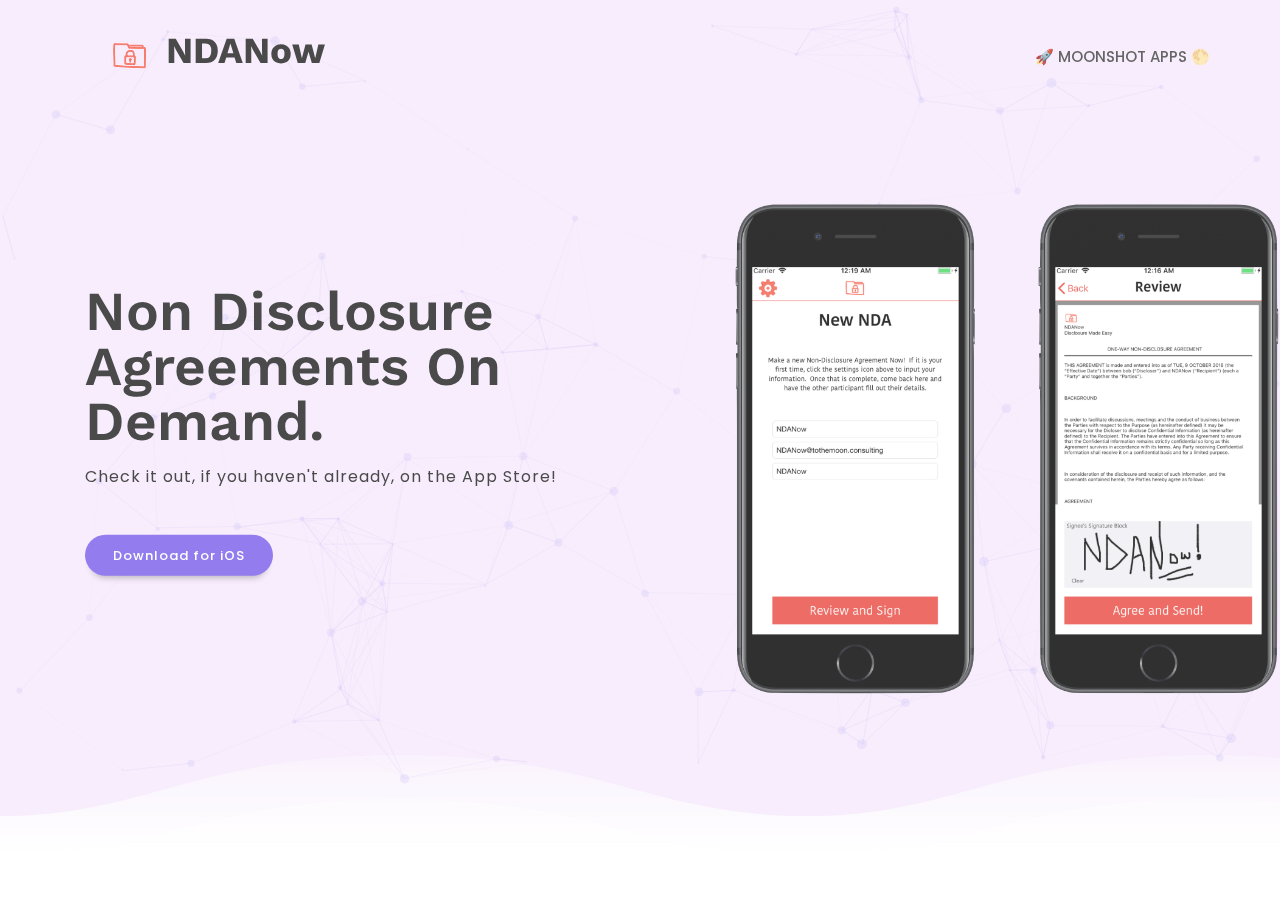
<file: ndanow.html>
<!DOCTYPE html>
<!--[if IE 8]><html class="no-js lt-ie9" lang="en"> <![endif]-->
<!--[if gt IE 8]>
<!--><html class="no-js" lang="en"><!--<![endif]-->
<head>

	<!-- Basic Page Needs      file:///Users/Elliott/Desktop/newSite/itali43Github/index.html
	================================================== -->
	<meta charset="utf-8">
	<title>NDANow</title>
	<meta name="description"  content="NDA's On Demand" />
	<meta name="author" content="Moonshot Applications">
	<meta name="keywords"  content="nda, non-disclosure, website, design, html5, css3, jquery, creative, clean, animated, portfolio, blog, one-page, multi-page, corporate, business," />
	<meta property="og:title" content="Panick Room" />
	<meta property="og:type" content="website" />
	<meta property="og:url" content="" />
	<meta property="og:image" content="" />
	<meta property="og:image:width" content="470" />
	<meta property="og:image:height" content="246" />
	<meta property="og:site_name" content="" />
	<meta property="og:description" content="NDANow!" />
	<meta name="twitter:card" content="summary_large_image" />
	<meta name="twitter:site" content="https://twitter.com/notnotElliott" />
	<meta name="twitter:domain" content="http://tothemoon.consulting" />
	<meta name="twitter:title" content="" />
	<meta name="twitter:description" content="Personal Twitter" />
	<meta name="twitter:image" content="http://tothemoon.consulting" />

	<!-- Mobile Specific Metas
	================================================== -->
	<meta name="viewport" content="width=device-width, initial-scale=1, maximum-scale=1">
	<meta name="theme-color" content="#212121"/>
    <meta name="msapplication-navbutton-color" content="#212121"/>
    <meta name="apple-mobile-web-app-status-bar-style" content="#212121"/>

	<!-- Web Fonts
	================================================== -->
	<link href="https://fonts.googleapis.com/css?family=Work+Sans:100,200,300,400,500,600,700,800,900" rel="stylesheet"/>
	<link href="https://fonts.googleapis.com/css?family=Poppins:100,100i,200,200i,300,300i,400,400i,500,500i,600,600i,700,700i,800,800i,900,900i" rel="stylesheet"/>
	<link href="https://fonts.googleapis.com/css?family=Crimson+Text:400,400i,600,600i,700,700i" rel="stylesheet"/>

	<!-- CSS
	================================================== -->
	<link rel="stylesheet" href="css/bootstrap.min.css"/>
	<link rel="stylesheet" href="css/font-awesome.min.css"/>
	<link rel="stylesheet" href="css/owl.carousel.css"/>
	<link rel="stylesheet" href="css/owl.transitions.css"/>
	<link rel="stylesheet" href="css/style.css"/>
	<link rel="stylesheet" href="css/colors/color.css"/>

	<!-- Favicons
	================================================== -->
	<link rel="icon" type="image/png" href="rocketFavIcon.png">
	<link rel="apple-touch-icon" href="rocket-touch.png">
	<link rel="apple-touch-icon" sizes="72x72" href="rocket-touch72.png">
	<link rel="apple-touch-icon" sizes="114x114" href="rocket-touch114.png">


</head>
<body>

	<div class="loader">
		<svg version="1.1" id="Layer_1" xmlns="http://www.w3.org/2000/svg" xmlns:xlink="http://www.w3.org/1999/xlink" x="0px" y="0px"
		 width="24px" height="30px" viewBox="0 0 24 30" style="enable-background:new 0 0 50 50;" xml:space="preserve">
			<rect x="0" y="0" width="4" height="10" fill="#333">
				<animateTransform attributeType="xml"
				attributeName="transform" type="translate"
				values="0 0; 0 20; 0 0"
				begin="0" dur="0.6s" repeatCount="indefinite" />
			</rect>
			<rect x="10" y="0" width="4" height="10" fill="#333">
				<animateTransform attributeType="xml"
				attributeName="transform" type="translate"
				values="0 0; 0 20; 0 0"
				begin="0.2s" dur="0.6s" repeatCount="indefinite" />
			</rect>
			<rect x="20" y="0" width="4" height="10" fill="#333">
				<animateTransform attributeType="xml"
				attributeName="transform" type="translate"
				values="0 0; 0 20; 0 0"
				begin="0.4s" dur="0.6s" repeatCount="indefinite" />
			</rect>
		</svg>
	</div>



	<!-- Nav and Logo
	================================================== -->

	<div id="menu-wrap" class="menu-back cbp-af-header">
		<div class="container">
			<div class="row">
				<div class="col-12">
					<nav class="navbar navbar-expand-lg navbar-light bg-light mx-lg-0">
						<a class="navbar-brand" href="index.html"><img src="img/ndaNowSmall.png" alt=""></a>
						<a><h2><b>NDANow</b></h2></a>
						<button class="navbar-toggler" type="button" data-toggle="collapse" data-target="#navbarSupportedContent" aria-controls="navbarSupportedContent" aria-expanded="false" aria-label="Toggle navigation">
							<span class="navbar-toggler-icon">
								<span class="menu-icon__line menu-icon__line-left"></span>
								<span class="menu-icon__line"></span>
								<span class="menu-icon__line menu-icon__line-right"></span>
							</span>
						</button>

						<div class="collapse navbar-collapse" id="navbarSupportedContent">
							<ul class="navbar-nav ml-auto">
								<li class="nav-item">
									<a class="nav-link" href="index.html" data-ps2id-offset="120"> 🚀 Moonshot Apps 🌕</a>
								</li>
								<li class="nav-item mt-2">
									<!-- <a class="btn btn-primary js-tilt" href="#contact" role="button" data-tilt-perspective="300" data-tilt-speed="700" data-tilt-max="24"><span>I Need It</span></a> -->
								</li>
							</ul>
						</div>
					</nav>
				</div>
			</div>
		</div>
	</div>


	<!-- Primary Page Layout
	================================================== -->

	<div class="section full-height height-auto-lg hide-over background-light-blue">
		<div class="hero-center-wrap relative-on-lg">
			<div class="container">
				<div class="row">
					<div class="col-lg-6 text-center text-lg-left parallax-fade-top align-self-center z-bigger">
						<h2>Non Disclosure Agreements On Demand.</h2>
						<p class="mt-3 mb-4 pb-3 font-weight-normal">
              Check it out, if you haven't already, on the App Store!
              <br>
              <br>
              <br>
						<a class="btn btn-primary ml-lg-0 js-tilt" href="https://itunes.apple.com/us/developer/elliott-williams/id1089862715" role="button" data-tilt-perspective="300" data-tilt-speed="700" data-tilt-max="24"><span>Download for iOS</span></a>
						<!-- <a class="btn btn-primary js-tilt" href="http://trade.agrippa.tech" data-gal="m_PageScroll2id" data-ps2id-offset="68" role="button" data-tilt-perspective="300" data-tilt-speed="700" data-tilt-max="24"><span>Read About It's Creation</span></a> -->
					</div>
					<div class="col-lg-6 mt-5 mt-lg-0">
						<div class="img-wrap2 header-img">
							<img src="img/ndanowMOCK.png" alt="">
						</div>
					</div>
				</div>
			</div>
		</div>
		<div class="ocean">
			<div class="wave"></div>
			<div class="wave"></div>
		</div>
		<div id="particles-js" class="min-height"></div>
	</div>



	<!-- <div class="section padding-top-bottom-big" id="contact">
		<div class="background-parallax" style="background-image: url('img/parallax-4.jpg')" data-enllax-ratio=".5" data-enllax-type="background" data-enllax-direction="vertical"></div>
		<div class="container">
			<div class="row">
				<div class="col-md-12">
					<div class="title-wrap text-center">
						<div class="back-title">contact</div>
						<h3><br>for a Subscription</h3>
						<p>And Get Trading!</p>
						<div class="img-wrap3">
							<p><img src="img/PSIconCircular.png" alt=""></p>
						</div>

					</div>
				</div>
			</div>
		</div>
		<div class="container">
			<div class="row justify-content-center">

			</div>
			<form id="contact-form" class="mt-5" method="post" action="contact.php" role="form" data-scroll-reveal="enter bottom move 50px over 0.6s after 0.3s">
				<div class="row justify-content-center">
					<div class="col-md-8">
						<div class="messages text-center"></div>
					</div>
				</div>
				<div class="controls">
					<div class="row justify-content-center">
						<div class="col-md-4">
							<div class="form-group text-center">
								<input id="form_name" type="text" name="name" class="form-control text-center" placeholder="Name *" required="required" data-error="Name is required.">
								<div class="help-block with-errors"></div>
							</div>
						</div>
						<div class="col-md-4 mt-3 mt-md-0">
							<div class="form-group text-center">
								<input id="form_lastname" type="text" name="surname" class="form-control text-center" placeholder="Company *" required="required" data-error="Company is required.">
								<div class="help-block with-errors"></div>
							</div>
						</div>
					</div>
					<div class="row justify-content-center">
						<div class="col-md-4 mt-3">
							<div class="form-group text-center">
								<input id="form_email" type="email" name="email" class="form-control text-center" placeholder="Enter your email *" required="required" data-error="Valid email is required.">
								<div class="help-block with-errors"></div>
							</div>
						</div>
						<div class="col-md-4 mt-3">
							<div class="form-group text-center">
								<input id="form_phone" type="tel" name="phone" class="form-control text-center" placeholder="Enter your phone">
								<div class="help-block with-errors"></div>
							</div>
						</div>
					</div>
					<div class="row justify-content-center">
						<div class="col-md-8 mt-3">
							<div class="form-group text-center">
								<textarea id="form_message" name="message" class="form-control text-center" placeholder="How You Intend to Use PS Trade *" rows="4" data-error="Please,leave us a message."></textarea>
								<div class="help-block with-errors textarea-error"></div>
							</div>
						</div>
						<div class="col-md-8 mt-3 text-center">
							<input type="submit" class="btn btn-primary btn-send text-center" value="Request Subscription">
						</div>
					</div>
				</div>
			</form>
		</div>
	</div>
 -->

	<!-- <div class="section padding-top-big">
		<div class="background-parallax" style="background-image: url('img/parallax-5.jpg')" data-enllax-ratio=".5" data-enllax-type="background" data-enllax-direction="vertical"></div>
		<div class="container padding-bottom-big">
			<div class="row justify-content-between">
				<div class="col-lg-4">
					<h6 class="text-white mb-4">Stay tuned:</h6>
					<div class="suscribe">
						<input class="form-control text-left" placeholder="Enter your email" type="text" name="name" />
						<button type="submit" class="btn btn-primary m-0 js-tilt" data-tilt-perspective="300" data-tilt-speed="700" data-tilt-max="24"><span>subscribe</span></button>
					</div>
					<p class="text-left text-white mb-0"><small>Privacy Respected, Minimal Product Updates <i>Only.</i></small></p>
				</div>
				<div class="col-lg-5 mt-4">
				</div>
			</div>
		</div>
		<div class="section py-4 background-dark-blue">
			<div class="container">
				<div class="row">
					<div class="col-lg-6 footer text-center text-lg-left">
						<p>Copyright © 2018, Panick!. Made by <a href="https://themeforest.net/user/ig_design/portfolio?ref=IG_design">Agrippa Apps</a></p>
					</div>
					<div class="col-lg-6 footer mt-4 mr-auto mt-lg-0 mr-lg-0 text-center text-lg-right">
						 <a class="app-btn mx-2 mr-lg-3" href="https://github.com/itali43/PSTrading"><i class="fa fa-git"></i></a>
					</div>
				</div>
			</div>
		</div>
	</div> -->





	<!-- <div class="scroll-to-top">to top</div> -->




	<!-- JAVASCRIPT
    ================================================== -->
	<script src="js/jquery-3.2.1.min.js"></script>
	<script src="js/popper.min.js"></script>
	<script src="js/bootstrap.min.js"></script>
	<script src="js/plugins.js"></script>
	<script src="js/chart-custom.js"></script>
	<script src="js/particles.js"></script>
	<script src="js/custom.js"></script>

<!-- End Document
================================================== -->
</body>
</html>
</file>
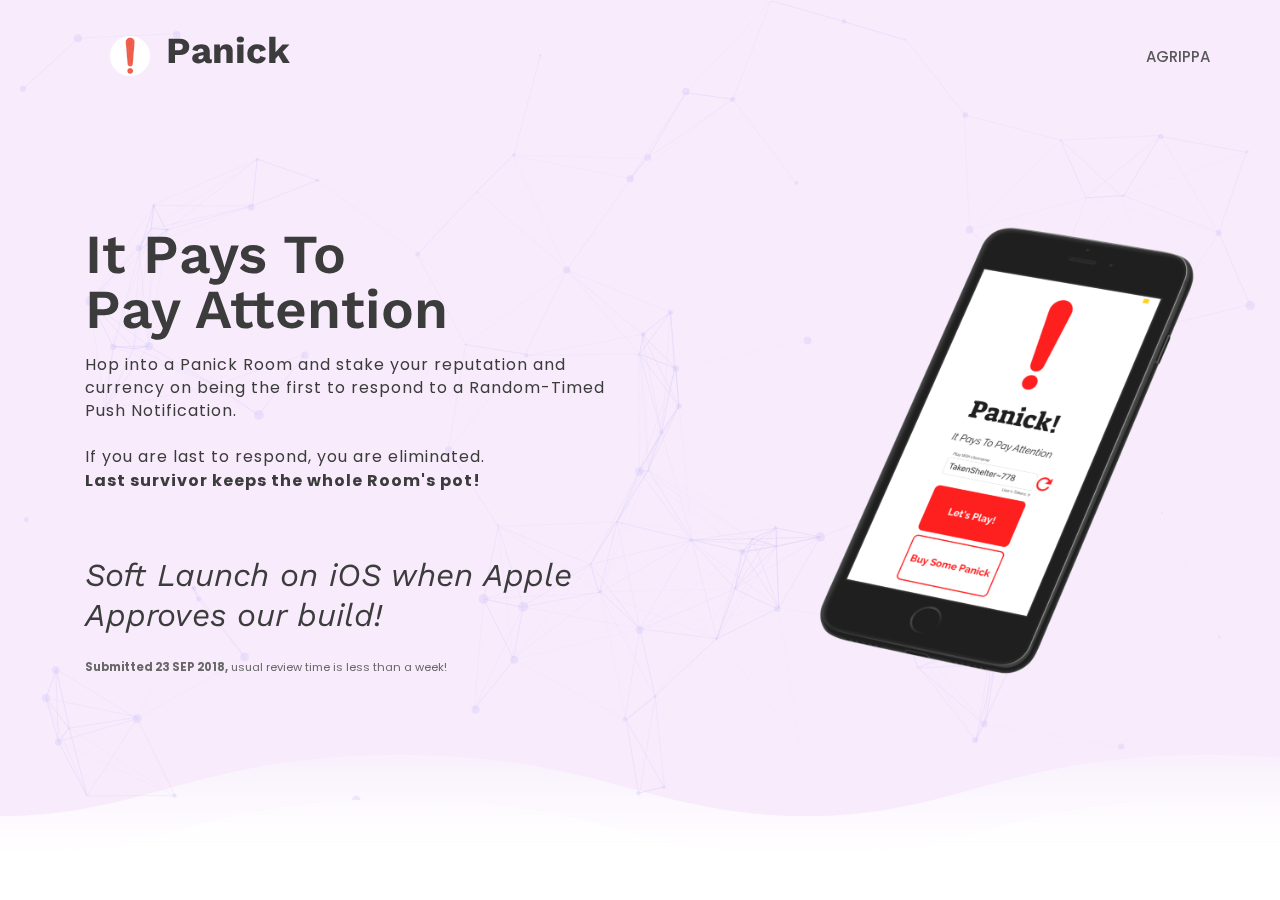
<file: panickRoom.html>
<!DOCTYPE html>
<!--[if IE 8]><html class="no-js lt-ie9" lang="en"> <![endif]-->
<!--[if gt IE 8]>
<!--><html class="no-js" lang="en"><!--<![endif]-->
<head>

	<!-- Basic Page Needs      file:///Users/Elliott/Desktop/newSite/itali43Github/index.html
	================================================== -->
	<meta charset="utf-8">
	<title>Panick!</title>
	<meta name="description"  content="Amazing Software Consulting Start to Finish" />
	<meta name="author" content="Agrippa Apps">
	<meta name="keywords"  content="ig design, website, design, html5, css3, jquery, creative, clean, animated, portfolio, blog, one-page, multi-page, corporate, business," />
	<meta property="og:title" content="Panick Room" />
	<meta property="og:type" content="website" />
	<meta property="og:url" content="" />
	<meta property="og:image" content="" />
	<meta property="og:image:width" content="470" />
	<meta property="og:image:height" content="246" />
	<meta property="og:site_name" content="" />
	<meta property="og:description" content="Panick!" />
	<meta name="twitter:card" content="summary_large_image" />
	<meta name="twitter:site" content="https://twitter.com/notnotElliott" />
	<meta name="twitter:domain" content="http://tothemoon.consulting" />
	<meta name="twitter:title" content="" />
	<meta name="twitter:description" content="Personal Twitter" />
	<meta name="twitter:image" content="http://tothemoon.consulting" />

	<!-- Mobile Specific Metas
	================================================== -->
	<meta name="viewport" content="width=device-width, initial-scale=1, maximum-scale=1">
	<meta name="theme-color" content="#212121"/>
    <meta name="msapplication-navbutton-color" content="#212121"/>
    <meta name="apple-mobile-web-app-status-bar-style" content="#212121"/>

	<!-- Web Fonts
	================================================== -->
	<link href="https://fonts.googleapis.com/css?family=Work+Sans:100,200,300,400,500,600,700,800,900" rel="stylesheet"/>
	<link href="https://fonts.googleapis.com/css?family=Poppins:100,100i,200,200i,300,300i,400,400i,500,500i,600,600i,700,700i,800,800i,900,900i" rel="stylesheet"/>
	<link href="https://fonts.googleapis.com/css?family=Crimson+Text:400,400i,600,600i,700,700i" rel="stylesheet"/>

	<!-- CSS
	================================================== -->
	<link rel="stylesheet" href="css/bootstrap.min.css"/>
	<link rel="stylesheet" href="css/font-awesome.min.css"/>
	<link rel="stylesheet" href="css/owl.carousel.css"/>
	<link rel="stylesheet" href="css/owl.transitions.css"/>
	<link rel="stylesheet" href="css/style.css"/>
	<link rel="stylesheet" href="css/colors/color.css"/>

	<!-- Favicons
	================================================== -->
	<link rel="icon" type="image/png" href="rocketFavIcon.png">
	<link rel="apple-touch-icon" href="rocket-touch.png">
	<link rel="apple-touch-icon" sizes="72x72" href="rocket-touch72.png">
	<link rel="apple-touch-icon" sizes="114x114" href="rocket-touch114.png">


</head>
<body>

	<div class="loader">
		<svg version="1.1" id="Layer_1" xmlns="http://www.w3.org/2000/svg" xmlns:xlink="http://www.w3.org/1999/xlink" x="0px" y="0px"
		 width="24px" height="30px" viewBox="0 0 24 30" style="enable-background:new 0 0 50 50;" xml:space="preserve">
			<rect x="0" y="0" width="4" height="10" fill="#333">
				<animateTransform attributeType="xml"
				attributeName="transform" type="translate"
				values="0 0; 0 20; 0 0"
				begin="0" dur="0.6s" repeatCount="indefinite" />
			</rect>
			<rect x="10" y="0" width="4" height="10" fill="#333">
				<animateTransform attributeType="xml"
				attributeName="transform" type="translate"
				values="0 0; 0 20; 0 0"
				begin="0.2s" dur="0.6s" repeatCount="indefinite" />
			</rect>
			<rect x="20" y="0" width="4" height="10" fill="#333">
				<animateTransform attributeType="xml"
				attributeName="transform" type="translate"
				values="0 0; 0 20; 0 0"
				begin="0.4s" dur="0.6s" repeatCount="indefinite" />
			</rect>
		</svg>
	</div>



	<!-- Nav and Logo
	================================================== -->

	<div id="menu-wrap" class="menu-back cbp-af-header">
		<div class="container">
			<div class="row">
				<div class="col-12">
					<nav class="navbar navbar-expand-lg navbar-light bg-light mx-lg-0">
						<a class="navbar-brand" href="index.html"><img src="img/PanickTINYCIRCLE.png" alt=""></a>
						<a><h2><b>Panick</b></h2></a>
						<button class="navbar-toggler" type="button" data-toggle="collapse" data-target="#navbarSupportedContent" aria-controls="navbarSupportedContent" aria-expanded="false" aria-label="Toggle navigation">
							<span class="navbar-toggler-icon">
								<span class="menu-icon__line menu-icon__line-left"></span>
								<span class="menu-icon__line"></span>
								<span class="menu-icon__line menu-icon__line-right"></span>
							</span>
						</button>

						<div class="collapse navbar-collapse" id="navbarSupportedContent">
							<ul class="navbar-nav ml-auto">
								<li class="nav-item">
									<a class="nav-link" href="index.html" data-ps2id-offset="120">Agrippa </a>
								</li>
								<li class="nav-item mt-2">
									<!-- <a class="btn btn-primary js-tilt" href="#contact" role="button" data-tilt-perspective="300" data-tilt-speed="700" data-tilt-max="24"><span>I Need It</span></a> -->
								</li>
							</ul>
						</div>
					</nav>
				</div>
			</div>
		</div>
	</div>


	<!-- Primary Page Layout
	================================================== -->

	<div class="section full-height height-auto-lg hide-over background-light-blue">
		<div class="hero-center-wrap relative-on-lg">
			<div class="container">
				<div class="row">
					<div class="col-lg-6 text-center text-lg-left parallax-fade-top align-self-center z-bigger">
						<h2>It Pays To <br>Pay Attention</h2>
						<p class="mt-3 mb-4 pb-3 font-weight-normal">
							Hop into a Panick Room and stake your reputation and currency on
							being the first to respond to a Random-Timed Push Notification.
							<br><br>
							If you are last to respond, you are eliminated.
							<br>
							<b>Last survivor keeps the whole Room's pot!</b>
							<br><br>
							<h3 class="black-text"><i>Soft Launch on iOS when Apple Approves our build!  </i></h3></p><sub><b>Submitted 23 SEP 2018,</b> usual review time is less than a week!<sub>
						<!-- <a class="btn btn-primary ml-lg-0 js-tilt" href="#contact" role="button" data-tilt-perspective="300" data-tilt-speed="700" data-tilt-max="24"><span>Get a Subscription</span></a> -->
						<!-- <a class="btn btn-primary js-tilt" href="http://trade.agrippa.tech" data-gal="m_PageScroll2id" data-ps2id-offset="68" role="button" data-tilt-perspective="300" data-tilt-speed="700" data-tilt-max="24"><span>Read About It's Creation</span></a> -->
					</div>
					<div class="col-lg-6 mt-5 mt-lg-0">
						<div class="img-wrap2 header-img">
							<img src="img/newPanickMockup.png" alt="">
						</div>
					</div>
				</div>
			</div>
		</div>
		<div class="ocean">
			<div class="wave"></div>
			<div class="wave"></div>
		</div>
		<div id="particles-js" class="min-height"></div>
	</div>



	<!-- <div class="section padding-top-bottom-big" id="contact">
		<div class="background-parallax" style="background-image: url('img/parallax-4.jpg')" data-enllax-ratio=".5" data-enllax-type="background" data-enllax-direction="vertical"></div>
		<div class="container">
			<div class="row">
				<div class="col-md-12">
					<div class="title-wrap text-center">
						<div class="back-title">contact</div>
						<h3><br>for a Subscription</h3>
						<p>And Get Trading!</p>
						<div class="img-wrap3">
							<p><img src="img/PSIconCircular.png" alt=""></p>
						</div>

					</div>
				</div>
			</div>
		</div>
		<div class="container">
			<div class="row justify-content-center">

			</div>
			<form id="contact-form" class="mt-5" method="post" action="contact.php" role="form" data-scroll-reveal="enter bottom move 50px over 0.6s after 0.3s">
				<div class="row justify-content-center">
					<div class="col-md-8">
						<div class="messages text-center"></div>
					</div>
				</div>
				<div class="controls">
					<div class="row justify-content-center">
						<div class="col-md-4">
							<div class="form-group text-center">
								<input id="form_name" type="text" name="name" class="form-control text-center" placeholder="Name *" required="required" data-error="Name is required.">
								<div class="help-block with-errors"></div>
							</div>
						</div>
						<div class="col-md-4 mt-3 mt-md-0">
							<div class="form-group text-center">
								<input id="form_lastname" type="text" name="surname" class="form-control text-center" placeholder="Company *" required="required" data-error="Company is required.">
								<div class="help-block with-errors"></div>
							</div>
						</div>
					</div>
					<div class="row justify-content-center">
						<div class="col-md-4 mt-3">
							<div class="form-group text-center">
								<input id="form_email" type="email" name="email" class="form-control text-center" placeholder="Enter your email *" required="required" data-error="Valid email is required.">
								<div class="help-block with-errors"></div>
							</div>
						</div>
						<div class="col-md-4 mt-3">
							<div class="form-group text-center">
								<input id="form_phone" type="tel" name="phone" class="form-control text-center" placeholder="Enter your phone">
								<div class="help-block with-errors"></div>
							</div>
						</div>
					</div>
					<div class="row justify-content-center">
						<div class="col-md-8 mt-3">
							<div class="form-group text-center">
								<textarea id="form_message" name="message" class="form-control text-center" placeholder="How You Intend to Use PS Trade *" rows="4" data-error="Please,leave us a message."></textarea>
								<div class="help-block with-errors textarea-error"></div>
							</div>
						</div>
						<div class="col-md-8 mt-3 text-center">
							<input type="submit" class="btn btn-primary btn-send text-center" value="Request Subscription">
						</div>
					</div>
				</div>
			</form>
		</div>
	</div>
 -->

	<!-- <div class="section padding-top-big">
		<div class="background-parallax" style="background-image: url('img/parallax-5.jpg')" data-enllax-ratio=".5" data-enllax-type="background" data-enllax-direction="vertical"></div>
		<div class="container padding-bottom-big">
			<div class="row justify-content-between">
				<div class="col-lg-4">
					<h6 class="text-white mb-4">Stay tuned:</h6>
					<div class="suscribe">
						<input class="form-control text-left" placeholder="Enter your email" type="text" name="name" />
						<button type="submit" class="btn btn-primary m-0 js-tilt" data-tilt-perspective="300" data-tilt-speed="700" data-tilt-max="24"><span>subscribe</span></button>
					</div>
					<p class="text-left text-white mb-0"><small>Privacy Respected, Minimal Product Updates <i>Only.</i></small></p>
				</div>
				<div class="col-lg-5 mt-4">
				</div>
			</div>
		</div>
		<div class="section py-4 background-dark-blue">
			<div class="container">
				<div class="row">
					<div class="col-lg-6 footer text-center text-lg-left">
						<p>Copyright © 2018, Panick!. Made by <a href="https://themeforest.net/user/ig_design/portfolio?ref=IG_design">Agrippa Apps</a></p>
					</div>
					<div class="col-lg-6 footer mt-4 mr-auto mt-lg-0 mr-lg-0 text-center text-lg-right">
						 <a class="app-btn mx-2 mr-lg-3" href="https://github.com/itali43/PSTrading"><i class="fa fa-git"></i></a>
					</div>
				</div>
			</div>
		</div>
	</div> -->





	<!-- <div class="scroll-to-top">to top</div> -->




	<!-- JAVASCRIPT
    ================================================== -->
	<script src="js/jquery-3.2.1.min.js"></script>
	<script src="js/popper.min.js"></script>
	<script src="js/bootstrap.min.js"></script>
	<script src="js/plugins.js"></script>
	<script src="js/chart-custom.js"></script>
	<script src="js/particles.js"></script>
	<script src="js/custom.js"></script>

<!-- End Document
================================================== -->
</body>
</html>
</file>
<file: css/style.css>
/* #Primary
================================================== */

body{
	font-family: 'Poppins', sans-serif;
	font-weight:400;
	font-size: 15px;
	line-height: 23px;
	color: #535353;
	overflow-x: hidden;
}
h1, h2, h3, h4, h5, h6,
.h1, .h2, .h3, .h4, .h5, .h6{
	font-family: 'Work Sans', sans-serif;
	font-weight:400;
	margin-bottom: 0.8rem;
	line-height: 1.25;
	color: #212121;
}
h1, .h1 {
	font-size: 2.8rem;
	font-weight:500;
}
h2, .h2 {
	font-size: 2.3rem;
}
h3, .h3 {
	font-size: 2rem;
}
h4, .h4 {
	font-size: 1.7rem;
	font-weight:500;
}
h5, .h5 {
	font-size: 1.25rem;
	font-weight:600;
}
h6, .h6 {
	font-size: 1rem;
	text-transform: uppercase;
	font-weight:600;
	margin-bottom: 1rem;
}
::selection {
	color: #fff;
}
::-moz-selection {
	color: #fff;
}
mark{
	color:#fff;
}
.lead {
	font-size: 18px;
	line-height: 27px;
}
.z-bigger {
	z-index: 10;
}

/* #Preload
================================================== */

.loader {
	position: fixed;
	top: 0;
	left: 0;
	width: 100%;
	height: 100%;
	background-color: #fff;
	z-index: 9999;
}
.loader.dark {
	background-color: #0e0529;
}
.loader.roust {
	background-color: #000000;
}

.loader.green {
	background-color: #fff;
}
.loader.blue {
	background: linear-gradient(#2CBFC7, #46EEAA);
}
.loader svg{
	position: absolute;
	left: 50%;
	top: 50%;
	display: block;
	-webkit-transform: translate(-50%, -50%);
	transform: translate(-50%, -50%);
}
.loader.blue svg path,
.loader.blue svg rect{
	fill: #fff;
}


/* #Primary style
================================================== */

.section {
    position: relative;
	width: 100%;
	display: block;
}
.relative {
    position: relative;
}
.over-hide{
	overflow: hidden;
}
.full-height {
	height: 100vh;
}
.half-height {
	height: 50vh;
}
.small-25-height {
	height: 25vh;
}
.big-55-height {
	height: 55vh;
}
.big-60-height {
	height: 60vh;
}
.big-65-height {
	height: 65vh;
}
.big-70-height {
	height: 70vh;
}
.big-75-height {
	height: 75vh;
}
.big-80-height {
	height: 80vh;
}
.big-85-height {
	height: 85vh;
}
.max-width-80 {
	max-width: 80%;
}
.background-image-cover {
    background-position: center center;
	background-size: cover;
	background-repeat: no-repeat;
}
.background-image-cover-bottom {
    background-position: center bottom;
	background-size: cover;
	background-repeat: no-repeat;
}
.background-white {
	background-color: #ffffff !important;
}
.background-grey {
	background-color: #f0f1f6;
}
.background-grey-1 {
	background-color: #f9f9f9;
}
.background-dark {
	background-color: #212121;
}
.background-dark-1 {
	background-color: #353535;
}
.background-dark-2 {
	background-color: #1b1b1b;
}
.background-black {
	background-color: #000000;
}
.background-dark-blue {
	background-color: #323c46 !important;
}
.background-dark-blue-1 {
	background-color: #283038;
}
.background-dark-blue-2 {
	background-color: #0e0529;
}
.background-dark-blue-3 {
	background-color: #1e0b56;
}
.background-roust {
	background-color: #1a1a1a;
}

.background-dark-blue-4 {
	background-color: #050112;
}
.background-light-blue {
	background-color: rgba(245, 231, 252, 0.9);
}
.background-gradient-dark{
	background: linear-gradient(#0e0529, #1e0b56);
}
.background-gradient-dark-re{
	background: linear-gradient(#1e0b56, #0e0529);
}
.background-gradient-light{
	background: linear-gradient(#004cff, #4d82ff);
}
.background-gradient-light-re{
	background: linear-gradient(#4d82ff, #004cff);
}
.background-light-blue-1 {
	background-color: #004cff;
}
.background-light-blue-2 {
	background-color: #4d82ff;
}
.background-gradient-green{
	background: linear-gradient(#2CBFC7, #46EEAA);
}
.background-gradient-green-re{
	background: linear-gradient(#46EEAA, #2CBFC7);
}
.background-light-green-1 {
	background-color: #2CBFC7;
}
.background-light-green-2 {
	background-color: #46EEAA;
}
.img-wrap  {
	position:relative;
	width:100%;
}
.img-wrap.header-img {
	min-width: 1150px;
}
.img-wrap img {
	width:100%;
	display:block;
}
.img-wrap2 img {
	width:130%;
	display:block;
}
.img-wrap3 img {
	width:15%;
	/*display:flex;*/
}
.img-wrapSmaller img {
	width:15%;
	display:block;
}

.img-wrapMOON img {
	width:100%;
	display:block;
	z-index: 20;
}



.z-bigger  {
	z-index:10;
}
.padding-top-bottom {
	padding-top: 80px;
	padding-bottom: 80px;
}
.padding-top {
	padding-top: 80px;
}
.padding-bottom {
	padding-bottom: 80px;
}
.padding-top-bottom-big {
	padding-top: 110px;
	padding-bottom: 110px;
}
.padding-top-big {
	padding-top: 110px;
}
.padding-top-big-featured {
	/*padding-top: 10px;*/
}

.padding-bottom-big {
	padding-bottom: 110px;
}
.padding-top-bottom-small {
	padding-top: 50px;
	padding-bottom: 50px;
}
.padding-top-small {
	padding-top: 50px;
}
.padding-bottom-small {
	padding-bottom: 50px;
}
.padding-top-big-hero {
	padding-top: 180px;
}
.padding-bottom-big-hero {
	padding-bottom: 180px;
}
.color-light {
	color: #fff;
}
.color-light-1 {
	color: #f7f7f7;
}
.text-grey {
	color: #f9f9f9;
}

/* #Demo
================================================== */

.logo-demo {
    position: relative;
	width:100%;
}
.logo-demo img {
	height: 45px;
	display: block;
	margin: 0 auto;
}
.img-wrap.rounded img{
	border-radius: 20px;
	box-shadow: 0 8px 20px -6px rgba(0, 0, 0, 0.17);
}
.section.z-bigger-demo  {
	z-index: 10000 !important;
}
.demo a{
	color: #fff;
	-webkit-transition: all 300ms linear;
	transition: all 300ms linear;
	text-transform: uppercase;
	letter-spacing: 1px;
	font-size: 13px;
	text-align: center;
	line-height: 25px;
	display: block;
	font-weight: 500;
}
.demo a:hover{
	text-decoration: none;
}


/* #Navigation
================================================== */

#menu-wrap{
    position: fixed;
	width:100%;
	z-index:5000;
	margin:0 auto;
	top:0;
	left:0;
}
.menu-back{  /*nav menu padding and alignment*/
	background-color: rgba(250,250,250,0);
	padding-top: 25px;
	padding-left: 50px;
	padding-bottom: 25px;
	-webkit-transition : all 0.3s ease-out;
	-moz-transition : all 0.3s ease-out;
	-o-transition :all 0.3s ease-out;
	transition : all 0.3s ease-out;
}
.menu-back.dark{
	background-color: rgba(14,5,36,0);
}
.cbp-af-header {
	-webkit-transition : all 0.3s ease-out;
	-moz-transition : all 0.3s ease-out;
	-o-transition :all 0.3s ease-out;
	transition : all 0.3s ease-out;
}
.cbp-af-header.cbp-af-header-shrink {
	background-color: rgba(250,250,250,.95);
	padding-top: 5px;
	padding-bottom: 0;
	-webkit-transition : all 0.3s ease-out;
	-moz-transition : all 0.3s ease-out;
	-o-transition :all 0.3s ease-out;
	transition : all 0.3s ease-out;
}
.menu-back.cbp-af-header-shrink.dark{
	background-color: rgba(14,5,36,9);
}
.cbp-af-header.cbp-af-header-shrink .navbar {
	padding: 0;
	-webkit-transition : all 0.3s ease-out;
	-moz-transition : all 0.3s ease-out;
	-o-transition :all 0.3s ease-out;
	transition : all 0.3s ease-out;
}
.bg-light {
  background-color: transparent !important;
}

/*Elliott's great at CSS*/
.roustMenu ul {
    display:inline;
		padding: 35px 0 !important;
		-webkit-transition: all 200ms linear;
		transition: all 200ms linear;

}
.roustLink li {
	text-decoration: none
}
.roustDiv div {
	margin-right: 40%;
margin-left: 40%;
}
.i-am-centered {
	margin: auto;
	max-width: 450px;
}
.i-am-just {
	justify-content: space-between;

}
.i-can-fly:hover {
		text-decoration: none;
}

.i-can-span:hover {
	border-bottom: 3px solid currentColor;
	line-height: 0.85;


}



.navbar {
	padding: 0;
	-webkit-transition : all 0.3s ease-out;
	-moz-transition : all 0.3s ease-out;
	-o-transition :all 0.3s ease-out;
	transition : all 0.3s ease-out;
}
.nav-link,
.nav-link:hover,
.nav-link:focus,
.nav-link:active {
	opacity: 1;
	font-weight: 500;
	/*font-size: 13px;*/
	text-transform: uppercase;
}
.nav-link,
.nav-link:focus {
	color: #424242 !important;
	border-bottom: 2px solid transparent;
	padding: 20px 0 !important;
	-webkit-transition: all 300ms linear;
	transition: all 300ms linear;
}
.menu-back.dark .nav-link,
.menu-back.dark .nav-link:focus {
	color: #fff !important;
}
.menu-back.dark .nav-link.no-line:hover,
.nav-link.no-line:hover{
	border-color: transparent !important;
}
.nav-item{
	margin: 0 10px;
}
.nav-item:last-child{
	margin-left: 0px;
	margin-right: 0;
}
.nav-item .btn{
	margin: 0;
}
.navbar-brand {
	padding-top: 0.3125rem;
	padding-bottom: 0.5125rem;
}
.nav-item{
	position: relative;
}
.nav-item ul{
	position: absolute;
	left: 0;
	bottom: 0;
	display: inline-block;
	min-width: 250px;
	padding: 20px 25px;
	border-bottom-left-radius: 6px;
	border-bottom-right-radius: 6px;
	border-top: 2px solid transparent;
	margin: 0;
	list-style: none;
	z-index: 5;
	opacity: 0;
	visibility: hidden;
	-webkit-transform: translateY(90%);
	transform: translateY(90%);
	-webkit-transition: all 300ms linear;
	transition: all 300ms linear;
}
.nav-item:hover ul{
	opacity: 1;
	visibility: visible;
	-webkit-transform: translateY(100%);
	transform: translateY(100%);
}
.nav-item ul li{
	margin: 0;
	padding: 0;
}
.nav-item ul li a{
	font-weight: 400;
	font-size: 13px;
	line-height: 27px;
	color: #888;
	-webkit-transition: all 300ms linear;
	transition: all 300ms linear;
}
.menu-back.dark .nav-item ul li a{
	color: #fff;
}
.nav-item ul li a:hover{
	text-decoration: none;
}
.navbar-toggler {
	padding: 0.25rem 0;
	border: none;
	border-radius: 0;
}
.navbar-toggler:active,
.navbar-toggler:focus {
	box-shadow: none;
	margin: 0;
	outline: none;
}
.navbar-toggler-icon{
	background-image: none !important;
	height: 30px;
	width: 30px;
	position: relative;
	z-index: 2;
	cursor: pointer;
	margin-top: 8px;
}
.menu-icon__line {
	height: 2px;
	width: 30px;
	display: block;
	background-color: #000;
	margin-bottom: 7px;
	-webkit-transition: background-color .5s ease, -webkit-transform .2s ease;
	transition: background-color .5s ease, -webkit-transform .2s ease;
	transition: transform .2s ease, background-color .5s ease;
	transition: transform .2s ease, background-color .5s ease, -webkit-transform .2s ease;
}
.menu-back.dark .menu-icon__line{
	background-color: #fff;
}
.menu-icon__line-left {
	width: 22.5px;
	-webkit-transition: all 200ms linear;
	transition: all 200ms linear;
}
.menu-icon__line-right {
	width: 22.5px;
	float: left;
	-webkit-transition: all 200ms linear;
	transition: all 200ms linear;
}
.navbar-toggler-icon:hover .menu-icon__line-left,
.navbar-toggler-icon:hover .menu-icon__line-right {
	width: 30px;
}
.navbar-toggler[aria-expanded="true"] .menu-icon__line {
	background-color: #000;
	-webkit-transform: translate(0px, 0px) rotate(-45deg);
          transform: translate(0px, 0px) rotate(-45deg);
}
.menu-back.dark .navbar-toggler[aria-expanded="true"] .menu-icon__line{
	background-color: #fff;
}
.navbar-toggler[aria-expanded="true"] .menu-icon__line-left {
	width: 15px;
	-webkit-transform: translate(2px, 4px) rotate(45deg);
          transform: translate(2px, 4px) rotate(45deg);
}
.navbar-toggler[aria-expanded="true"] .menu-icon__line-right {
	width: 15px;
	float: right;
	-webkit-transform: translate(-3px, -3.5px) rotate(45deg);
          transform: translate(-3px, -3.5px) rotate(45deg);
}
.navbar-toggler[aria-expanded="true"] .menu-icon:hover .menu-icon__line-left,
.navbar-toggler[aria-expanded="true"] .menu-icon:hover .menu-icon__line-right {
	width: 15px;
}

/* #Go to top button
================================================== */

.scroll-to-top {
	position: fixed;
	cursor: pointer;
	bottom: 30px;
	right: 30px;
	display: none;
	z-index: 95;
	-webkit-writing-mode: vertical-lr;
	writing-mode: vertical-lr;
	text-align: right;
	text-transform: uppercase;
	font-weight: 600;
	font-size: 12px;
	color: #888;
	letter-spacing: 1px;
    -webkit-transition: all 300ms linear;
    -moz-transition: all 300ms linear;
    -o-transition: all 300ms linear;
    -ms-transition: all 300ms linear;
    transition: all 300ms linear;
}
.scroll-to-top.light {
	color: #fff;
}
.scroll-to-top:before {
	content: '';
	position: absolute;
	width: 100%;
	top: -30px;
	opacity: 0;
	left: 0;
	height: 40px;
	background-position: center center;
	background-repeat: no-repeat;
	background-size: 25px 25px;
	background-image: url('../img/arrow-up.svg');
    -webkit-transition: all 300ms linear;
    -moz-transition: all 300ms linear;
    -o-transition: all 300ms linear;
    -ms-transition: all 300ms linear;
    transition: all 300ms linear;
}
.scroll-to-top.light:before {
	background-image: url('../img/arrow-up-light.svg');
}
.scroll-to-top:hover:before {
	top: -40px;
	opacity: 1;
}


/* #Parallax section
================================================== */

.background-parallax{
	position: absolute;
	display:block;
	background-position: center center;
	top: 0;
	left: 0;
	width: 100%;
	height: 100%;
	z-index: -1;
}



/* #Hero
================================================== */

.background-path{
	position: absolute;
	display:block;
	top: 0;
	left: 0;
	width: 100%;
	height: 100%;
	z-index: -1;
}
.scene {
	background: #fff;
	width: 100%;
	height: 100%;
}
.scene.dark {
	background: #1e0b56;
}
.scene path:first-child {
	opacity: 0.06;
}
.scene path:nth-child(2) {
	opacity: 0.035;
}
.scene path:nth-child(3) {
	opacity: 0.04;
}
.scene path:nth-child(4) {
	opacity: 0.045;
}
.scene path:nth-child(5) {
	opacity: 0.04;
}
.scene path:nth-child(6) {
	opacity: 0.035;
}
.scene path:nth-child(7) {
	opacity: 0.04;
}

.hero-center-wrap{
	position: absolute;
	width: 100%;
	top: 50%;
	left: 0;
	z-index:2;
	-webkit-transform: translateY(-50%);
	transform: translateY(-50%);
}
.hero-center-wrap.relative-hero{
	position: relative;
	top: auto;
	left: auto;
	-webkit-transform: translateY(0);
	transform: translateY(0);
}
.hero-center-wrap h1{
	font-size: 65px;
	line-height: 1.1;
	font-weight: 700;
}
.hero-center-wrap h2{
	font-size: 55px;
	line-height: 1;
	font-weight: 600;
}
.hero-center-wrap p{
	font-weight: 600;
	font-size: 16px;
	line-height: 1.45;
	letter-spacing: 2px;
}
.hero-center-wrap.relative-on-lg p{
	color: #212121;
	letter-spacing: 1px;
}
.hero-center-wrap p span.back-color{
	padding: 4px 12px;
	font-size: 14px;
	margin-left: 6px;
	margin-right: 6px;
	color: #fff;
	border-radius: 20px;
	letter-spacing: 0;
}
.hero-center-wrap p span.font-big-color{
	font-size: 20px;
	font-weight: 600;
	letter-spacing: 0;
	vertical-align: middle;
}
.btn{
	font-size: 13px;
	font-weight: 500;
	letter-spacing: 1px;
	line-height: 1;
	margin-left: 8px;
	margin-right: 8px;
	padding: 14px 28px;
	border-radius: 25px;
	border: none;
	box-shadow: none;
	outline: none;
	-webkit-transform-style: preserve-3d;
		transform-style: preserve-3d;
	box-shadow: 0 8px 6px -6px rgba(0, 0, 0, .3);
	-webkit-transition: all 300ms linear;
	transition: all 300ms linear;
}
.btn.btn-gradient{
	position: relative;
	background: transparent !important;
}
.btn.btn-gradient:before{
	position: absolute;
	content: '';
	top: 0;
	left: 0;
	width: 100%;
	height: 100%;
	border-radius: 25px;
}
.btn.btn-gradient:after{
	position: absolute;
	content: '';
	top: 0;
	left: 0;
	width: 100%;
	height: 100%;
	border-radius: 25px;
	-webkit-transition: all 300ms linear;
	transition: all 300ms linear;
	opacity: 0;
}
.btn.btn-gradient:hover:after{
	opacity: 1;
}
.btn span{
	position: relative;
	display: block;
    -webkit-transition: all 250ms linear;
    transition: all 250ms linear;
}
.btn:hover span{
	-webkit-transform: translateZ(5px);
	transform: translateZ(5px);
}
.btn:hover{
	box-shadow: 0 0 35px rgba(0, 0, 0, .2);
}
.btn:focus,
.btn:active{
	border: none !important;
	box-shadow: none !important;
	outline: none !important;
}
.btn-primary:focus,
.btn-primary:active{
	border: none !important;
	box-shadow: none !important;
	outline: none !important;
}
.btn-primary{
}

.hide-over {
	overflow: hidden;
}


.ocean {
	height: 5%;
	width: 100%;
	position: absolute;
	bottom: 0;
	left: 0;
	background: white;
	z-index: 1;
}
.ocean.dark{
	background: #0e0529;
	z-index: 300;
}
.ocean.roust{
	background: #060606;
	z-index: 300;
}
.ocean.roust .wave{
	background: url('../img/wave-roust.svg') repeat-x;
}


.ocean.dark .wave{
	background: url('../img/wave-dark.svg') repeat-x;
}
.ocean.blue{
	background: #004cff;
}
.ocean.blue .wave{
	background: url('../img/wave-blue.svg') repeat-x;
}
.wave {
	background: url('../img/wave.svg') repeat-x;
	position: absolute;
	top: -100px;
	width: 6400px;
	height: 100px;
	animation: wave 35s cubic-bezier( 0.36, 0.45, 0.63, 0.53) infinite;
	transform: translate3d(0, 0, 0);
}
.wave:nth-of-type(2) {
	top: -56px;
	animation: wave 20s cubic-bezier( 0.36, 0.45, 0.63, 0.53) -.125s infinite, swell 7s ease -1.25s infinite;
	opacity: 1;
}
@keyframes wave {
  0% {
    margin-left: 0;
  }
  100% {
    margin-left: -1600px;
  }
}
@keyframes swell {
  0%, 100% {
    transform: translate3d(0,-45px,0);
  }
  50% {
    transform: translate3d(0,5px,0);
  }
}
#particles-js{
	position: absolute;
	top: 0;
	left: 0;
	z-index: 1;
	width: 100%;
	height: 100%;
}
#particles-js.min-height{
	height: calc(100% - 100px);
}
#particles-js.min-height-snd{
	height: calc(100% - 150px);
}

#canvas-x-o {
	width: 100%;
	height: 100%;
	opacity: 0.25;
}



/* #countdown
================================================== */

.countdown{
	position: relative;
	padding: 40px;
	margin: 0 auto;
	text-align: center;
	border-radius: 15px;
}
.countdown.gradient-ver{
	padding: 0;
	border-radius: 0;
}
.translateY-70{
	-webkit-transform: translateY(-70px);
	-moz-transform: translateY(-70px);
	-ms-transform: translateY(-70px);
	-o-transform: translateY(-70px);
	transform: translateY(-70px);
}
.translateY-100{
	-webkit-transform: translateY(-100px);
	-moz-transform: translateY(-100px);
	-ms-transform: translateY(-100px);
	-o-transform: translateY(-100px);
	transform: translateY(-100px);
}
.big-shadow-down{
	box-shadow: 0 8px 50px -6px rgba(0, 0, 0, 0.35);
}
.countdown ul {
	margin: 0;
	padding: 0;
}
.countdown li {
	position: relative;
	display: inline-block;
	list-style-type: none;
	padding: 0;
	min-width: calc(24% - 10px);
	margin: 0 auto;
	text-align: center;
	margin-left: 5px;
	margin-right: 5px;
	text-transform: uppercase;
	font-size: 12px;
	letter-spacing: 1px;
	border-radius: 5px;
	padding-top: 10px;
	padding-bottom: 10px;
}
.countdown.gradient-ver li {
	min-width: auto;
	max-width: calc(24% - 10px);
	width: 140px;
	box-shadow: none;
	color: #fff;
}
.countdown li span {
	display: block;
	font-size: 55px;
	line-height: 1;
	color: #fff;
	font-family: 'Work Sans', sans-serif;
	font-weight: 200;
	margin-bottom: 5px;
}
.countdown.gradient-ver li span{
	font-size: 100px;
	font-weight: 700;
	color: #fff;
	letter-spacing:0;
	-webkit-text-fill-color: transparent;
	background: -webkit-linear-gradient(transparent, transparent),
             url('../img/let.jpg') repeat;
	background: -o-linear-gradient(transparent, transparent);
	-webkit-background-clip: text;
	background-position:center center;
	background-size:cover;
	text-shadow: 1px 4px 3px rgba(0,0,0,0.06);
}

.countdown p {
	font-weight: 600;
	color: #fff;
	font-size: 15px;
	line-height: 1.45;
	letter-spacing: 1px;
}
.countdown p span {
	padding: 4px 12px;
	font-size: 14px;
	border-radius: 20px;
	letter-spacing: 0;
}
.payment-methods{
	position: relative;
	width: 100%;
	margin: 0 auto;
	text-align: center;
	padding: 0;
}
.payment-methods li{
	display: inline-block;
	margin: 0 auto;
	text-align: center;
	padding: 0;
	margin-left: 8px;
	margin-right: 8px;
}
.payment-methods li img{
	display: inline-block;
	text-align: center;
	width: 20px;
	height: 20px;
	margin-right: 5px;
}
.payment-methods li p{
	display: inline-block;
	text-transform: uppercase;
	font-size: 13px;
	font-weight: 500;
	letter-spacing: 1px;
	line-height: 20px;
}

.table-sale{
	position: relative;
	padding: 40px;
	margin: 0 auto;
	text-align: center;
	border-radius: 10px;
}
.table-sale p{
	color: #999;
	margin-bottom: 0;
}
.table-sale.background-color p{
	color: #fff;
}
.table-sale.future-price p{
	color: #111;
}
.table-sale p span{
	background-color: #999;
	color: #fff;
	border-radius: 15px;
	padding: 6px 15px;
	font-size: 15px;
	font-weight: 500;
}
.table-sale .table-line{
	position: relative;
	width: 100%;
	border-bottom: 1px solid #999;
	opacity: 0.4;
}
.table-sale.background-color .table-line{
	border-color: #fff;
}
.table-sale h4{
	color: #999;
	text-transform: uppercase;
	font-weight: 600;
	font-size: 25px;
	line-height: 25px;
}
.table-sale.background-color h4{
	color: #fff;
}
.table-sale .btn.disabled{
	color: #fff;
	background-color: #999;
}
.table-sale.future-price .btn.disabled{
	color: #212121;
	background-color: #f0f1f6;
}
.btn-primary.table-ver,
.btn-primary.table-ver:hover,
.btn-primary.table-ver:active,
.btn-primary.table-ver:focus{
	background-color: #fff !important;
}

/* #Concept
================================================== */

.title-wrap{
	position: relative;
	margin-bottom: 60px;
}
.title-wrap h3{
	position: relative;
	font-size: 30px;
	font-weight: 600;
	color: #323232;
	z-index: 2;
}
.title-wrap p{
	font-size: 17px;
	line-height: 25px;
	font-weight: 400;
	color: #444;
	width: 100%;
	max-width: 580px;
	margin: 0 auto;
	padding-top: 10px;
}
.title-wrap .back-title{
	position: absolute;
	z-index: 1;
	top: 0;
	left: 0;
	width: 100%;
	text-align: center;
	font-family: 'Work Sans', sans-serif;
	font-weight:700;
	text-transform: uppercase;
	font-size: 100px;
	opacity: 0.1;
}
.title-wrap .back-title.strong{
	opacity: 0.3;
}
.line-sep{
	position: relative;
	width: 100%;
	height: 1px;
	display: block;
	opacity: 0.23;
}
.concept-box{
	position: relative;
	width: 100%;
	display: block;
	text-align: center;
	margin: 0 auto;
}
.concept-box h5{
	text-align: center;
	font-weight: 600;
}
.concept-box p{
	text-align: center;
}
.concept-box img{
	text-align: center;
	height: 100px;
}


/* #Roadmap
================================================== */

#owl-roadmap{
	position:relative;
	width:100%;
	margin:0 auto;
}
#owl-roadmap:before{
	position:absolute;
	width:100%;
	content: '';
	top: 17px;
	left: 0;
	height: 2px;
}
#owl-roadmap .item{
	position:relative;
	padding-bottom: 45px;
}
.roadmap-box{
	position:relative;
	padding: 30px;
	margin: 0 15px;
	margin-top: 97px;
	border-radius: 5px;
}
.roadmap-box h6{
	text-align: center;
}
.roadmap-box p{
	text-align: center;
	margin-bottom: 0;
}
.roadmap-box p span{
	text-align: center;
	margin-bottom: 0;
	color: #fff;
	font-size: 12px;
	font-weight: 500;
	letter-spacing: 1px;
	text-transform: uppercase;
	padding: 5px 16px;
	border-radius: 5px;
}
.roadmap-box p.achieved span{
	background-color: #323c46 !important;
}
.roadmap-box p.plan span{
	background-color: #f0f1f6 !important;
}
.roadmap-box:before{
	position:absolute;
	background-color: #fff;
	width: 4px;
	height: 80px;
	top: -80px;
	left: 50%;
	margin-left: -2px;
	content: '';
	z-index: 1;
}
.roadmap-box.next-road:before{
	background: linear-gradient(#999, #fff);
}
.item.dark .roadmap-box.next-road:before{
	background: linear-gradient(#999, #0e0529) !important;
}
.roadmap-box:after{
	position:absolute;
	background-color: #fff;
	border-radius: 50%;
	border-width: 2px;
	border-style: solid;
	width: 30px;
	height: 30px;
	top: -94px;
	left: 50%;
	margin-left: -15px;
	content: '';
	z-index: 55;
	background-image: url('../img/check.svg');
	background-position: center center;
	background-repeat: no-repeat;
	background-size: 14px 14px;
}
.item.blue .roadmap-box:after{
	background-image: url('../img/check-green.svg');
}
.item.dark .roadmap-box:after{
	background-color: #0e0529;
}
.item.blue .roadmap-box:after{
	background-color: #4d82ff;
}
.item.blue-gradient .roadmap-box:after{
	background-color: #2CBFC7;
}
.roadmap-box.next-road:after{
	border-color: #999;
	width: 20px;
	height: 20px;
	top: -89px;
	margin-left: -10px;
	background-image: none;
}
.roadmap-box.current-road:after{
	width: 36px;
	height: 36px;
	top: -97px;
	margin-left: -18px;
	background-image: url('../img/cur-check.svg');
	background-size: 22px 22px;
}
.item.blue .roadmap-box.current-road:after{
	background-image: url('../img/cur-check-green.svg');
}
.item.blue .roadmap-box.next-road:after{
	background-image: none;
}
.prev-roadmap,
.next-roadmap{
	position:absolute;
	top:0;
	width: 36px;
	height: 36px;
	line-height: 36px;
	font-size: 16px;
	border-radius: 0.2rem;
	text-align: center;
	z-index: 15;
	cursor: pointer;
	background-color: #212121;
	color: #fff;
	-webkit-transition: all 200ms linear;
	-moz-transition: all 200ms linear;
	-o-transition: all 200ms linear;
	-ms-transition: all 200ms linear;
	transition: all 200ms linear;
}
.prev-roadmap:hover,
.next-roadmap:hover{
	box-shadow: 0 8px 5px -6px rgba(0, 0, 0, 0.3);
}
.prev-roadmap.dark:hover,
.next-roadmap.dark:hover{
	background-color: #0e0529 !important;
}
.prev-roadmap{
	left:15px;
}
.next-roadmap{
	right:15px;
}
.next-roadmap i,
.prev-roadmap i{
	color: #fff;
}

.video-section {
	position: relative;
	width:100%;
	max-width:800px;
	border-radius: 15px;
}
.video-wrapper, figure.vimeo, figure.youtube {
	margin:0;
	position: relative;
	padding-bottom: 56.25%;
	padding-top: 0;
	height: 0;
	overflow: hidden;
	border-radius: 15px;
}
.video-wrapper iframe {
	position: absolute;
	top: 0;
	left: 0;
	width: 100%;
	height: 100%;
}
figure.youtube a img, figure.vimeo a img {
	position: absolute;
	top: 0;
	left: 0;
	width: auto;
	height: 100%;
	max-width:none;
	border-radius: 15px;
}
figure.vimeo a:after, figure.youtube a:after {
	content:"";
	width:50px;
	height:50px;
	background:#fff;
	z-index:9;
	position:absolute;
	top:50%;
	left:50%;
	margin:-25px 0 0 -25px;
	border-radius:50%;
	box-shadow: 0px 0px 0px 5px rgba(255,255,255,0.4);
    -webkit-transition: all 400ms linear;
    -moz-transition: all 400ms linear;
    -o-transition: all 400ms linear;
    -ms-transition: all 400ms linear;
    transition: all 400ms linear;
}
figure.vimeo:hover a:after, figure.youtube:hover a:after {
	box-shadow: 0px 0px 0px 10px rgba(255,255,255,0.2);
}
figure.vimeo a:before, figure.youtube a:before {
	content:"";
	width: 0;
	height: 0;
	border-top: 7px solid transparent;
	border-bottom: 7px solid transparent;
	z-index:10;
	position:absolute;
	top:50%;
	left:50%;
	margin-left:-4px;
	margin-top:-7px;
	display:block;
    -webkit-transition: all 300ms linear;
    -moz-transition: all 300ms linear;
    -o-transition: all 300ms linear;
    -ms-transition: all 300ms linear;
    transition: all 300ms linear;
}
figure.vimeo:hover a:before, figure.youtube:hover a:before {
	border-left: 10px solid #fff;
}
figure.vimeo a:hover img, figure.youtube a:hover img {
	-webkit-transition: all 0.4s;
	transition: all 0.4s;
}
figure.vimeo a img, figure.youtube a img {
    -webkit-transition: all 300ms linear;
    -moz-transition: all 300ms linear;
    -o-transition: all 300ms linear;
    -ms-transition: all 300ms linear;
    transition: all 300ms linear;
	a -webkit-transform: scale(1);
	transform: scale(1);
}

/* #Chart
================================================== */

.line-chart {
	-webkit-animation: fadeIn 600ms cubic-bezier(0.57, 0.25, 0.65, 1) 1 forwards;
		animation: fadeIn 600ms cubic-bezier(0.57, 0.25, 0.65, 1) 1 forwards;
	opacity: 0;
	max-width: 700px;
	width: 100%;
	margin: 0 auto;
	text-align: center;
}
.aspect-ratio {
	height: 0;
	padding-bottom: 50%;
}
@-webkit-keyframes fadeIn {
  to {
    opacity: 1;
  }
}
@keyframes fadeIn {
  to {
    opacity: 1;
  }
}



/* #App - Wallet
================================================== */

.app-list{
	list-style: none;
}
.app-list li{
	position: relative;
	margin-top: 10px;
	font-size: 13px;
	line-height: 23px;
	padding-left: 25px;
	text-transform: uppercase;
}
.app-list li:before{
	position: absolute;
	top: 12px;
	height: 1px;
	width: 20px;
	left: -15px;
	content: '';
	z-index: 1;
}
.app-btn{
	font-size: 18px;
    -webkit-transition: all 300ms linear;
    transition: all 300ms linear;
}
.app-btn:hover{
	opacity: 0.5;
}

/* #Logos
================================================== */

.logo-wrap{
	position: relative;
	padding: 0;
	margin: 0 auto;
	text-align: center;
}
.logo-wrap li{
	display: inline-block;
	list-style: none;
	padding: 0;
	margin: 0 auto;
	text-align: center;
	margin-left: 20px;
	margin-right: 20px;
	margin-bottom: 50px;
}
.logo-wrap li img{
	display: block;
	height: 150px;
}

/* #Team
================================================== */

.team-wrap{
	position: relative;
	display: block;
	width: 100%;
}
.team-img-wrap{
	position: relative;
	display: inline-block;
	width: calc(100% - 35px);
	margin-left: 0;
	margin-bottom: 20px;
	cursor: pointer;
}
.team-img-wrap img{
	display: block;
	width: 100%;
    -webkit-transition: all 300ms linear;
    transition: all 300ms linear;
}
.team-img-wrap.rounded img{
	border-radius: 20px;
}
.team-img-wrap .team-img-mask{
	position: absolute;
	display: block;
	width: 100%;
	height: 100%;
	top: 0;
	left: 0;
	z-index: 2;
	opacity: 0.15;
    -webkit-transition: all 300ms linear;
    transition: all 300ms linear;
}
.team-img-wrap.dark .team-img-mask{
	opacity: 0.2;
}
.team-img-wrap:hover .team-img-mask{
	opacity: 0.1;
}
.team-wrap h6{
	position: absolute;
	right: 0;
	top: 0;
	z-index: 1;
	display: block;
	font-size: 28px;
	opacity: 0.3;
	text-transform: none;
	margin: 0;
	-webkit-writing-mode: vertical-lr;
	writing-mode: vertical-lr;
}
.team-wrap.dark h6{
	color: #fff;
	opacity: 0.7;
}
.team-wrap p{
	text-align: left;
	text-transform: uppercase;
	font-size: 13px;
	font-weight: 500;
	letter-spacing: 1px;
	color: #212121;
}
.team-wrap.dark p{
	color: #fff;
}
.team-wrap .app-btn{
	font-size: 15px;
}
.modal {
	z-index: 10050;
}
.modal-backdrop {
	z-index: 10040;
	background-color: #283038;
}
.modal-backdrop.show {
	opacity: 0.7;
}
.modal-content {
	background-color: #283038;
	border: none;
	overflow: hidden;
}
.modal-content.dark {
	background-color: #0e0529;
}
.modal-header {
	padding: 1rem;
	border-bottom: none;
	z-index: 2;
}
.modal-header button.close span {
	position: relative;
	width:30px;
	height:30px;
    -webkit-transition: all 200ms linear;
    -moz-transition: all 200ms linear;
    -o-transition: all 200ms linear;
    -ms-transition: all 200ms linear;
    transition: all 200ms linear;
}
.modal-header button.close {
	border: none;
	outline: none;
	position: relative;
	width:30px;
	height:30px;
	margin-top: 5px;
	margin-right: 5px;
	display: block;
	opacity: 1;
    -webkit-transition: all 200ms linear;
    -moz-transition: all 200ms linear;
    -o-transition: all 200ms linear;
    -ms-transition: all 200ms linear;
    transition: all 200ms linear;
}
.modal-header button.close span:focus,
.modal-header button.close span:active {
	border: none;
	outline: none;
}
.modal-header button.close span:before {
	content: '';
	width: 30px;
	height: 1px;
	background-color: #fff;
	top: 50%;
	right: -15px;
	position: absolute;
	z-index: 1;
    -webkit-transition: all 200ms linear;
    -moz-transition: all 200ms linear;
    -o-transition: all 200ms linear;
    -ms-transition: all 200ms linear;
    transition: all 200ms linear;
    -ms-transform: rotate(-45deg);
    -webkit-transform: rotate(-45deg);
    transform: rotate(-45deg);
}
.modal-header button.close span:after {
	content: '';
	width: 30px;
	height: 1px;
	background-color:#fff;
	bottom: 50%;
	right: -15px;
	position: absolute;
	z-index: 1;
    -ms-transform: rotate(45deg);
    -webkit-transform: rotate(45deg);
    transform: rotate(45deg);
    -webkit-transition: all 200ms linear;
    transition: all 200ms linear;
}
.modal-header button.close:hover span:before,
.modal-header button.close:hover span:after {
    -ms-transform: rotate(0);
    -webkit-transform: rotate(0);
    transform: rotate(0);
}
.modal-header button.close:hover span:before {
    margin-top: -1px;
}
.modal-body {
	z-index: 2;
}
.modal-body h3{
	opacity: 0.3;
	font-weight: 700;
	font-size: 4vw;
}
.modal-body p{
	color: #fff;
}
.modal-body img{
	margin-bottom: 15px;
}
.modal-body .app-list{
	color: #fff;
}
.modal-img-wrap {
	position: absolute;
	top: 0;
	left: 0;
	height: 100%;
	width: 100%;
	background-size: cover;
	background-position: top center;
	z-index: 1;
	opacity: 0.1;
}
.progress {
	height: 2px;
	background-color: #323c46;
	border-radius: 0;
}

/* #FAQ
================================================== */

.card {
	background-color: transparent;
	background-clip: none;
	border: none;
	border-radius: 0;
}
.card-body {
	padding: 20px;
}
.card-title {
	margin-bottom: 0;
}
.card-header {
	padding: 0;
	margin-bottom: 0;
	background-color: transparent;
	border-bottom: none;
}
.accordion-style .card-header a{
	position: relative;
	font-family: 'Work Sans', sans-serif;
	font-weight: 500;
	width: 100%;
	display: block;
	padding: 12px 25px;
	cursor: pointer;
	color: #212121;
	border: none;
	border-bottom-width: 1px;
	border-bottom-style: solid;
    -webkit-transition: all 200ms linear;
    transition: all 200ms linear;
}
.accordion-style .card-header a:hover{
	color: #fff;
}
.accordion-style .card-header a:before {
	content: '';
	width:17px;
	height:1px;
	top:50%;
	right: 15px;
	position:absolute;
	z-index:1;
    -webkit-transition: all 200ms linear;
    transition: all 200ms linear;
}
.accordion-style .card-header a:after {
	content: '';
	width:1px;
	height:17px;
	bottom:50%;
	margin-bottom:-9px;
	right:23px;
	position:absolute;
	z-index:1;
    -webkit-transition: all 200ms linear;
    transition: all 200ms linear;
}
.accordion-style .card-header a:hover:before,
.accordion-style .card-header a:hover:after{
	background-color: #fff !important;
}
.accordion-style .card-header a[aria-expanded="true"]:after{
    -ms-transform: rotate(90deg);
    -webkit-transform: rotate(90deg);
    transform: rotate(90deg);
}

/* #Contact
================================================== */

.contact-det {
	position: relative;
	display: block;
	margin: 0 auto;
}
.contact-det img {
	display: block;
	height: 70px;
	margin: 0 auto;
	margin-bottom: 20px;
}
.form-control{
	outline: 0;
	border: 0;
	padding: 12px 20px;
	color: #000;
	font-size: 14px;
	font-weight: 400;
    -webkit-transition: all 200ms linear;
    transition: all 200ms linear;
}
.form-control:active,
.form-control:focus{
	outline: 0;
	border: 0;
	color: #fff;
	box-shadow: none !important;
}
.help-block.with-errors{
	position: absolute;
	top: 45px;
	width: 100%;
	left: 0;
	z-index: 2;
	font-size: 13px;
	color: #db695d;
	font-weight: 400;
	letter-spacing: 1px;
}
.help-block.with-errors.textarea-error{
	top: 107px;
}
.form-control:-ms-input-placeholder  {
	font-size: 11px;
	text-transform:uppercase;
	letter-spacing:1px;
	color:#999999;
}
.form-on-blue .form-control:-ms-input-placeholder  {
	color:#f1f1f1;
}
.form-control:active:-ms-input-placeholder,
.form-control:focus:-ms-input-placeholder{
	color: #fff;
}
.form-control::-moz-placeholder  {
	font-size: 11px;
	text-transform:uppercase;
	letter-spacing:1px;
	color:#999999;
}
.form-on-blue .form-control::-moz-placeholder {
	color:#f1f1f1;
}
.form-control:active::-moz-placeholder,
.form-control:focus::-moz-placeholder {
	color: #fff;
}
.form-control:-moz-placeholder  {
	font-size: 11px;
	text-transform:uppercase;
	letter-spacing:1px;
	color:#999999;
}
.form-on-blue .form-control:-moz-placeholder {
	color:#f1f1f1;
}
.form-control:active:-moz-placeholder,
.form-control:focus:-moz-placeholder {
	color: #fff;
}
.form-control::-webkit-input-placeholder  {
	font-size: 11px;
	text-transform:uppercase;
	letter-spacing:1px;
	color:#999999;
}
.form-on-blue .form-control::-webkit-input-placeholder {
	color:#f1f1f1;
}
.form-control:active::-webkit-input-placeholder,
.form-control:focus::-webkit-input-placeholder {
	color: #fff;
}
input.btn.btn-primary{
	cursor: pointer;
}

/* #Footer
================================================== */

.suscribe{
	position: relative;
	padding-right: 45px;
}
.suscribe .form-control{
	color: #fff;
	padding: 12px 20px;
	font-size: 14px;
}
.suscribe .btn{
	position: absolute;
	top: 6px;
	right: 0;
	z-index: 2;
	border-radius: 3px;
	padding: 10px 20px;
}
.suscribe .btn.btn-gradient{
	border-radius: 25px;
}

.footer-list{
	padding: 0;
	margin: 0;
	list-style: none;
}
.footer-list li{
	padding: 0;
	margin-bottom: 10px;
	display: inline-block;
	width: 31%;
}
.footer-list li a{
	display: inline-block;
	color: #a3b0bd;
	font-weight: 500;
	letter-spacing: 1px;
	text-transform: uppercase;
	font-size: 12px;
    -webkit-transition: all 200ms linear;
    transition: all 200ms linear;
}
.footer-list li a:hover{
	text-decoration: none;
}

.footer p{
	font-size: 13px;
	letter-spacing: 1px;
	color: #a3b0bd;
	margin-bottom: 0;
}
.footer p a{
    -webkit-transition: all 200ms linear;
    transition: all 200ms linear;
}
.footer p a:hover{
	text-decoration: none;
	opacity: 0.7;
}
.footer .app-btn{
	font-size: 14px;
}

/* #Media
================================================== */

@media (max-width: 1500px) {
}

@media (max-width: 1300px) {
}

@media (max-width: 1199px) {
	.hero-center-wrap h1{
		font-size: 55px;
	}
	.hero-center-wrap p{
		font-weight: 600;
		font-size: 14px;
		line-height: 1.35;
		letter-spacing: 1px;
	}
	.hero-center-wrap p span.back-color{
		padding: 3px 8px;
		font-size: 13px;
		margin-left: 3px;
		margin-right: 3px;
		border-radius: 10px;
	}
	.hero-center-wrap p span.font-big-color{
		font-size: 16px;
	}
	.img-wrap.header-img {
		min-width: 750px;
	}
	.hero-center-wrap h2{
		font-size: 45px;
	}
	.countdown.gradient-ver li span{
		font-size: 70px;
	}
}

@media (max-width: 991px) {
	.hero-center-wrap h1{
		font-size: 40px;
	}
	.hero-center-wrap p{
		font-weight: 500;
		font-size: 13px;
		line-height: 1.25;
		letter-spacing: 0;
	}
	.hero-center-wrap p span.back-color{
		padding: 2px 6px;
		font-size: 13px;
		margin-left: 3px;
		margin-right: 3px;
		border-radius: 10px;
	}
	.hero-center-wrap p span.font-big-color{
		font-size: 15px;
		font-weight: 600;
		vertical-align: middle;
	}
	#menu-wrap{
		position: relative;
		top: auto;
		left: auto;
	}
	.menu-back{
		background-color: rgba(250,250,250,1);
		padding-top: 5px;
		padding-bottom: 5px;
	}
	.menu-back.dark{
		background-color: rgba(14,5,36,1);
	}
	.cbp-af-header.cbp-af-header-shrink {
		background-color: rgba(250,250,250,1);
		padding-top: 5px;
		padding-bottom: 5px;
	}
	.menu-back.cbp-af-header-shrink.dark{
		background-color: rgba(14,5,36,1);
	}
	.navbar-nav{
		padding: 35px 0 !important;
		-webkit-transition: all 200ms linear;
		transition: all 200ms linear;
	}
	.nav-item{
		margin: 0;
		margin-left: 20px;
	}
	.nav-item:last-child{
		margin: 0;
		margin-left: 20px;
	}
	.nav-link{
		padding: 4px 0 !important;
	}
	.nav-item ul{
		position: relative;
		left: auto;
		bottom: auto;
		display: block;
		padding: 25px;
		padding-top: 0;
		border-bottom-left-radius: 0;
		border-bottom-right-radius: 0;
		border-top: 2px solid transparent;
		opacity: 1;
		background-color: transparent !important;
		visibility: visible;
		-webkit-transform: translateY(0);
		transform: translateY(0);
	}
	.nav-item:hover ul{
		-webkit-transform: translateY(0);
		transform: translateY(0);
	}
	.translateY-70{
		margin: 70px 0;
		-webkit-transform: translateY(0);
		-moz-transform: translateY(0);
		-ms-transform: translateY(0);
		-o-transform: translateY(0);
		transform: translateY(0);
	}
	.title-wrap .back-title{
		font-size: 70px;
	}
	.modal-body h3{
		font-size: 6vw;
	}
	.img-wrap.header-img {
		min-width: auto;
		width: 80%;
		margin: 0 auto;
	}
	.full-height.height-auto-lg	{
		height: auto;
		padding-top: 80px;
		padding-bottom: 180px;
	}
	.hero-center-wrap.relative-on-lg{
		position: relative;
		top: auto;
		left: auto;
		-webkit-transform: translateY(0);
		transform: translateY(0);
	}
	.hero-center-wrap h2{
		font-size: 40px;
	}
	.padding-top-big-hero {
		padding-top: 110px;
	}
	.padding-bottom-big-hero {
		padding-bottom: 110px;
	}
}

@media (max-width: 767px) {
	.hero-center-wrap h1{
		font-size: 30px;
	}
	.countdown li span {
		font-size: 40px;
	}
	.title-wrap h3{
		font-size: 24px;
	}
	.title-wrap .back-title{
		font-size: 50px;
	}
	.modal-body h3{
		font-size: 7vw;
	}
	.footer-list li{
		width: 48%;
	}
	.hero-center-wrap h2{
		font-size: 35px;
	}
	.countdown.gradient-ver li span{
		font-size: 55px;
		font-weight: 700;
		text-shadow: 1px 4px 3px rgba(0,0,0,0.06);
	}
}

@media (max-width: 575px) {
	.hero-center-wrap h1{
		font-size: 21px;
	}
	.hero-center-wrap .btn{
		font-size: 12px;
		padding: 8px 10px;
		margin: 0 2px;
		letter-spacing: 0;
		margin-bottom: 5px;
	}
	.countdown{
		padding: 20px;
		border-radius: 5px;
	}
	.countdown li {
		min-width: calc(48% - 10px);
		margin-left: 5px;
		margin-right: 5px;
		margin-bottom: 5px;
		text-transform: none;
		font-size: 12px;
		letter-spacing: 0;
	}
	.countdown li span {
		font-size: 30px;
		line-height: 1;
		font-weight: 400;
		margin-bottom: 5px;
	}
	.countdown p {
		font-weight: 500;
		font-size: 13px;
		line-height: 1.55;
		letter-spacing: 0;
	}
	.countdown p span {
		padding: 3px 6px;
		font-size: 13px;
		border-radius: 10px;
	}
	.table-sale{
		padding: 20px;
	}
	.title-wrap .back-title{
		font-size: 40px;
	}
	.hero-center-wrap h2{
		font-size: 25px;
	}
	.countdown.gradient-ver{
		max-width: 200px;
	}
	.countdown.gradient-ver li{
		max-width: calc(50% - 20px);
		width: calc(50% - 20px);
	}
	.countdown.gradient-ver li span{
		font-size: 45px;
		font-weight: 700;
		text-shadow: 1px 4px 3px rgba(0,0,0,0.06);
	}
}
</file>
<file: css/colors/color.css>
.loader svg path,
.loader svg rect{
	fill: #FFFFFF;
}
.hero-center-wrap p span.font-big-color,
.countdown li,
.table-sale.future-price h4,
.btn-primary.table-ver,
.nav-item ul li a:hover,
.nav-item ul li a:active,
.nav-item ul li a:focus,
.title-wrap .back-title,
.app-btn,
.app-btn:hover,
.modal-body h3,
.roadmap-box p.plan span,
.footer-list li a:hover,
.footer p a,
.footer p a:hover,
.nav-item ul li a.active-subnav,
.menu-back.dark .nav-item ul li a.active-subnav,
.menu-back.dark .nav-item ul li a:hover{
	color: #7b5eea;
}
.menu-back.dark .nav-link:hover,
.menu-back.dark .nav-link:active,
.nav-link:hover,
.nav-link:active {
	color: #ffffff !important;
	border-color: #ffffff !important;
}
.nav-link.mPS2id-highlight,
.menu-back.dark .nav-link.mPS2id-highlight{
	color: #7b5eea !important;
	border-color: #7b5eea !important;
}
.color-pr{
	color: #7b5eea !important;
}
.btn-primary.table-ver:active,
.btn-primary.table-ver:focus{
	color: #7b5eea !important;
}
.hero-center-wrap p span.back-color,
.btn-primary,
.btn-primary:hover,
.countdown p span,
.background-color,
.table-sale.future-price p span,
.line-sep,
.next-roadmap:hover,
.prev-roadmap:hover,
#owl-roadmap:before,
.app-list li:before,
.team-img-mask,
.progress-bar,
.roadmap-box p span,
.accordion-style .card-header a:hover,
.accordion-style .card-header a:before,
.accordion-style .card-header a:after,
input.btn.btn-primary,
.prev-roadmap.dark,
.next-roadmap.dark{
	background-color: #7b5eea !important;
}
.table-sale.future-price .table-line,
.nav-item:hover ul,
.roadmap-box:after,
.accordion-style .card-header a{
	border-color: #7b5eea;
}
.btn-primary:focus,
.btn-primary:active{
	background-color: #7b5eea !important;
}
.countdown li {
	box-shadow: 0 8px 40px -6px rgba(123, 94, 234, 0.2);
}
.table-shadow {
	box-shadow: 0 8px 60px -6px rgba(123, 94, 234, 0.7);
}
.sub-shadow{
	box-shadow: 0 8px 30px -6px rgba(123, 94, 234, 0.2);
}
.roadmap-shadow{
	box-shadow: 0 8px 40px -6px rgba(123, 94, 234, 0.3);
}
.video-shadow{
	box-shadow: 0 8px 60px -6px rgba(123, 94, 234, 0.3);
}
.prev-roadmap,
.next-roadmap{
	box-shadow: 0 8px 35px -6px rgba(123, 94, 234, 0.7);
}
.team-img-wrap img{
	box-shadow: 0 8px 15px -6px rgba(123, 94, 234, 0.5);
}
.team-img-wrap:hover img{
	box-shadow: 0 8px 45px -6px rgba(123, 94, 234, 0.3);
}
.roadmap-box:before{
	background: linear-gradient(#7b5eea, #fff);
}
.item.dark .roadmap-box:before{
	background: linear-gradient(#7b5eea, #0e0529) !important;
}
.form-control{
	background-color: rgba(123, 94, 234, 0.08);
}
.suscribe .form-control{
	background-color: rgba(123, 94, 234, 0.28);
}
.form-control:active,
.form-control:focus{
	background-color: rgba(123, 94, 234, 0.7);
}
.scene path:first-child ,
.scene path:nth-child(2),
.scene path:nth-child(3),
.scene path:nth-child(4),
.scene path:nth-child(5),
.scene path:nth-child(6),
.scene path:nth-child(7) {
	fill: #7b5eea;
}
figure.vimeo a:before, figure.youtube a:before {
	border-left: 10px solid #7b5eea;
}
figure.vimeo:hover a:after, figure.youtube:hover a:after {
	background:#7b5eea;
}
::selection {
	background-color: #ffffff;
}
::-moz-selection {
	background-color: #ffffff;
}
@media (max-width: 991px) {
	.nav-link:hover,
	.nav-link:active {
		border-color: transparent !important;
	}
	.sub-shadow{
		box-shadow: 0 8px 40px -6px rgba(123, 94, 234, 0);
	}
	.nav-item:hover ul{
		border-color: transparent;
	}
}
</file>
<file: css/colors/color-green.css>
.loader svg path,
.loader svg rect{
	fill: #70C6A7;
}
.hero-center-wrap p span.font-big-color,
.countdown li,
.table-sale.future-price h4,
.btn-primary.table-ver,
.nav-item ul li a:hover,
.nav-item ul li a:active,
.nav-item ul li a:focus,
.title-wrap .back-title,
.app-btn,
.app-btn:hover,
.modal-body h3,
.roadmap-box p.plan span,
.footer-list li a:hover,
.footer p a,
.footer p a:hover,
.nav-item ul li a.active-subnav,
.menu-back.dark .nav-item ul li a.active-subnav,
.menu-back.dark .nav-item ul li a:hover,
.demo a:hover{
	color: #70C6A7;
}
.menu-back.dark .nav-link:hover,  
.menu-back.dark .nav-link:active,
.nav-link:hover,  
.nav-link:active {
	color: #70C6A7 !important;
	border-color: #70C6A7 !important; 
}
.nav-link.mPS2id-highlight,
.menu-back.dark .nav-link.mPS2id-highlight{
	color: #70C6A7 !important;
	border-color: #70C6A7 !important; 
}
.color-pr{
	color: #70C6A7 !important;
}
.btn-primary.table-ver:active,
.btn-primary.table-ver:focus{
	color: #70C6A7 !important;
}
.hero-center-wrap p span.back-color,
.btn-primary,
.btn-primary:hover,
.countdown p span,
.background-color,
.table-sale.future-price p span,
.line-sep,
.next-roadmap:hover,
.prev-roadmap:hover,
#owl-roadmap:before,
.app-list li:before,
.team-img-mask,
.progress-bar,
.roadmap-box p span,
.accordion-style .card-header a:hover,
.accordion-style .card-header a:before,
.accordion-style .card-header a:after,
input.btn.btn-primary,
.prev-roadmap.dark,
.next-roadmap.dark{
	background-color: #70C6A7 !important;
}
.table-sale.future-price .table-line,
.nav-item:hover ul,
.roadmap-box:after,
.accordion-style .card-header a,
.item.blue .roadmap-box.next-road:after{
	border-color: #70C6A7;
}
.btn-primary:focus,
.btn-primary:active{
	background-color: #70C6A7 !important;
}
.countdown li {
	box-shadow: 0 8px 40px -6px rgba(112, 198, 167, 0.2);
}
.table-shadow {
	box-shadow: 0 8px 60px -6px rgba(112, 198, 167, 0.7); 
}
.sub-shadow{
	box-shadow: 0 8px 30px -6px rgba(112, 198, 167, 0.2); 
}
.roadmap-shadow{
	box-shadow: 0 8px 40px -6px rgba(112, 198, 167, 0.3); 
}
.video-shadow{
	box-shadow: 0 8px 45px -6px rgba(112, 198, 167, 0.5); 
}
.prev-roadmap,
.next-roadmap{
	box-shadow: 0 8px 35px -6px rgba(112, 198, 167, 0.7); 
}
.team-img-wrap img{ 
	box-shadow: 0 8px 15px -6px rgba(112, 198, 167, 0.5);
}
.team-img-wrap:hover img{ 
	box-shadow: 0 8px 45px -6px rgba(112, 198, 167, 0.3);
}
.roadmap-box:before{
	background: linear-gradient(#70C6A7, #fff);
}
.item.dark .roadmap-box:before{
	background: linear-gradient(#70C6A7, #0e0529) !important;
}
.item.blue .roadmap-box:before{
	background: linear-gradient(#70C6A7, #4d82ff) !important;
}
.form-control{
	background-color: rgba(112, 198, 167, 0.08);
}
.suscribe .form-control{
	background-color: rgba(112, 198, 167, 0.28);
}
.form-control:active,
.form-control:focus{
	background-color: rgba(112, 198, 167, 0.7);
}
.scene path:first-child ,
.scene path:nth-child(2),
.scene path:nth-child(3),
.scene path:nth-child(4),
.scene path:nth-child(5),
.scene path:nth-child(6),
.scene path:nth-child(7) {
	fill: #70C6A7;
}
figure.vimeo a:before, figure.youtube a:before {
	border-left: 10px solid #70C6A7;
}
figure.vimeo:hover a:after, figure.youtube:hover a:after {
	background:#70C6A7;
}
::selection {
	background-color: #70C6A7;
}
::-moz-selection {
	background-color: #70C6A7;
}
@media (max-width: 991px) { 
	.nav-link:hover,  
	.nav-link:active {
		border-color: transparent !important; 
	}
	.sub-shadow{
		box-shadow: 0 8px 40px -6px rgba(112, 198, 167, 0); 
	}
	.nav-item:hover ul{
		border-color: transparent;
	}	
}
</file>
